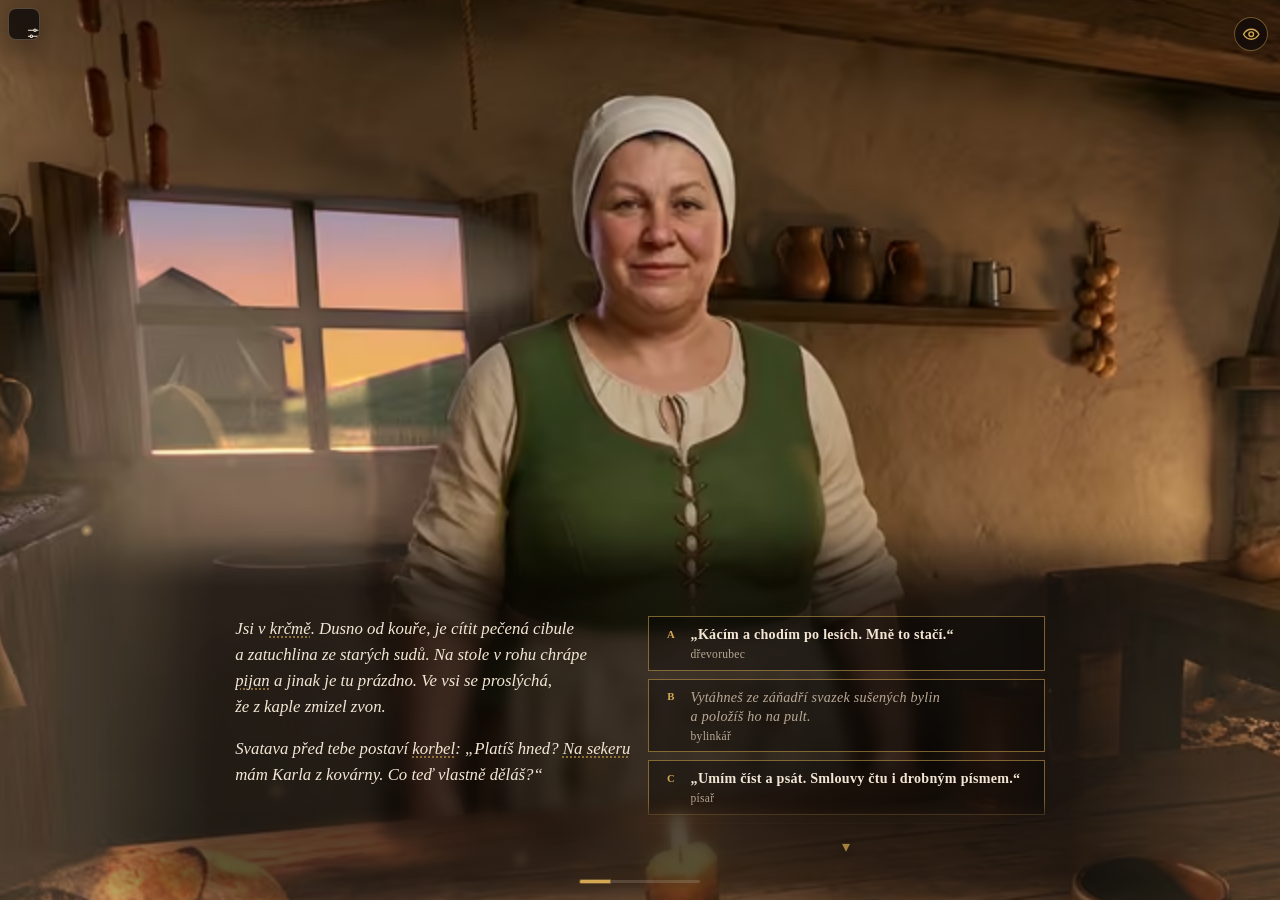
<file: 2d/index.html>
<!DOCTYPE html>
<html lang="cs">
<head>
  <meta charset="utf-8" />
  <!-- No viewport-fit=cover: with it iOS draws the page under the status bar and blurs it (gradient strip on the home-screen app). -->
  <meta name="viewport" content="width=device-width, initial-scale=1" />
  <meta name="theme-color" content="#0a0806" />
  <meta name="mobile-web-app-capable" content="yes" />
  <meta name="apple-mobile-web-app-capable" content="yes" />
  <!-- Dark page: opaque black bar, content starts below it. iOS reads this when the icon is added (re-add to change). -->
  <meta name="apple-mobile-web-app-status-bar-style" content="black" />
  <meta name="apple-mobile-web-app-title" content="Machala" />
  <link rel="manifest" href="manifest.webmanifest" />
  <link rel="icon" type="image/png" sizes="32x32" href="icons/favicon-32.png" />
  <link rel="icon" type="image/png" sizes="192x192" href="icons/icon-192.png" />
  <link rel="apple-touch-icon" href="icons/apple-touch-icon.png" />
  <title>Land of Machala · 2D</title>
  <script>
    /* Před CSS/paint: session + boot-pending/settling (final pose before fade-in after Cmd+R). */
    (function () {
      document.documentElement.classList.add("boot-pending");
      document.documentElement.classList.add("boot-settling");
      /* Floating boxes: no open/close transition until two frames after boot (persisted state lands static). */
      document.documentElement.classList.add("boxes-boot");
      try {
        var s = JSON.parse(sessionStorage.getItem("lom.storybook") || "null");
        if (s && s.peek) document.documentElement.classList.add("boot-peek");
        if (s && s.scenarioId) document.documentElement.classList.add("boot-storybook");
      } catch (e) {}
      /* Persisted open/closed before first paint (same key shape as uiPrefKey / ClientState.uiKey). */
      try {
        var acc = document.documentElement.getAttribute("data-account") || "";
        if (!acc) {
          var m = /(?:^|;\s*)lom_account=([^;]*)/.exec(document.cookie || "");
          if (m) acc = decodeURIComponent(m[1] || "");
        }
        if (!acc) acc = "anon";
        var pref = function (name) {
          try {
            var raw = localStorage.getItem("lom.ui." + acc + "." + name);
            if (raw === "1") return true;
            if (raw === "0") return false;
            if (!raw) return true;
            var j = JSON.parse(raw);
            return !!(j && (j.collapsed || j.minimized));
          } catch (err) {
            return true;
          }
        };
        if (!pref("lom.devBarCollapsed")) document.documentElement.classList.add("boot-box-dev-open");
        if (!pref("lom.statusBarCollapsed")) document.documentElement.classList.add("boot-box-status-open");
      } catch (e2) {}
    })();

  </script>
  <link rel="stylesheet" href="ui-tokens.css" />
  <link rel="stylesheet" href="ui-dropdown.css" />
  <link rel="stylesheet" href="tooltip.css" />
  <link rel="stylesheet" href="styles.css" />
</head>
<body>
  <!-- DEV - skrytá mimo file:/localhost, nebo ?dev=0; ?dev=1 / Ctrl+Shift+D ji ukáže -->
  <aside class="storybook-bar is-collapsed" id="dev-bar" data-dev-only hidden aria-label="Nastavení">
    <div class="dev-row dev-chrome box-head">
      <button type="button" class="dev-drag has-tip" id="dev-drag" aria-label="Otevřít nebo přesunout panel" aria-expanded="false" aria-controls="dev-detail-panel"><span class="dev-drag-ico" aria-hidden="true"><svg viewBox="0 0 24 24" width="1em" height="1em" fill="none" stroke="currentColor" stroke-width="1.8" stroke-linecap="round" focusable="false"><path d="M4 7h9M17 7h3M4 17h3M11 17h9"/><circle cx="15" cy="7" r="2"/><circle cx="9" cy="17" r="2"/></svg></span></button>
      <span class="dev-drag-slot" aria-hidden="true"></span>
      <span class="status-bar-title">Nastavení</span>
      <label class="dev-opacity has-tip" data-tip="Průhlednost panelu"><span class="sr-only">Průhlednost</span><input type="range" id="dev-opacity" min="0" max="100" value="100" /></label>
    </div>
    <div class="dev-scroll">
      <div id="dev-detail-panel" class="dev-detail" hidden>
        <!-- Preset row alone at top (not in a section). L1: Čas a počasí, Scéna, Pozice a obsazení, Objekty, Efekty, Vývojářské.
             Under Scéna: Místnost / Záběr rows, then L2 Kamera. Stav systému is its own box below. -->
        <div class="dev-cas-row dev-preset-row" id="dev-preset-row">
          <span class="dev-cas-lbl" id="dev-scenario-lbl">Předvolba</span>
          <div class="dev-field-ctl dev-main">
            <select id="dev-scenario" aria-label="Předvolba scény (nastaví přepínače)" aria-labelledby="dev-scenario-lbl"></select>
            <button type="button" class="dev-btn dev-reset reset-btn" id="dev-reset" aria-label="Obnovit podle presetu scény" title="Obnovit podle presetu scény">↺</button>
          </div>
        </div>
        <details class="dev-sec" data-sec="cas" open><summary class="box-subhead">Čas a počasí</summary>
          <details class="dev-sub" data-sub="cas" open><summary>Čas</summary>
            <div class="dev-cas-row dev-world-clock-row" id="dev-world-clock"></div>
            <div class="dev-knobs" data-knob-sec="cas"></div>
          </details>
          <details class="dev-sub" data-sub="pocasi" open><summary>Počasí</summary>
            <div class="dev-scene-compose" id="dev-weather"></div>
          </details>
        </details>
        <details class="dev-sec" data-sec="world" open><summary class="box-subhead">Scéna</summary>
          <div class="dev-knobs" data-knob-sec="world"></div>
          <details class="dev-sub" data-sub="kamera" open><summary>Kamera</summary>
            <div class="dev-scene-compose" id="dev-scene-camera"></div>
          </details>
        </details>
        <details class="dev-sec" data-sec="pozice" open><summary class="box-subhead">Pozice a obsazení</summary>
          <div class="dev-scene-compose" id="dev-scene-compose"></div>
        </details>
        <details class="dev-sec" data-sec="objekty" open><summary class="box-subhead">Objekty</summary>
          <div class="dev-world-objects" id="dev-world-objects" aria-live="polite"></div>
          <pre class="dev-world-out" id="dev-world-out" aria-live="polite"></pre>
        </details>
        <details class="dev-sec" data-sec="efekty" open><summary class="box-subhead">Efekty</summary>
          <div class="dev-scene-compose" id="dev-scene-effects"></div>
        </details>
        <details class="dev-sec" data-sec="debug"><summary class="box-subhead">Vývojářské</summary><div class="dev-row dev-toggles" id="dev-debug-toggles" role="group" aria-label="Vývojářské nástroje (dev)"></div></details>
      </div>
      <p id="dev-note" class="dev-note hidden"></p>
    </div>
  </aside>
  <!-- Stav systému: its own floating box next to the dev box (same chrome, handle, drag and saved position). DEV only, like the dev box. -->
  <aside class="storybook-bar status-bar is-collapsed" id="status-bar" data-dev-only hidden aria-label="Stav systému">
    <div class="dev-row dev-chrome box-head">
      <button type="button" class="dev-drag has-tip" id="status-drag" aria-label="Otevřít nebo přesunout panel Stav systému" aria-expanded="false" aria-controls="status-panel"><span class="dev-drag-ico" aria-hidden="true"><svg viewBox="0 0 24 24" width="1em" height="1em" fill="none" stroke="currentColor" stroke-width="1.8" stroke-linecap="round" stroke-linejoin="round" focusable="false"><path d="M2 12h4l2.5-6 4 12 2.5-6H22"/></svg></span></button>
      <span class="dev-drag-slot" aria-hidden="true"></span>
      <span class="status-bar-title">Stav systému</span>
      <label class="dev-opacity has-tip" data-tip="Průhlednost panelu"><span class="sr-only">Průhlednost</span><input type="range" id="status-opacity" min="0" max="100" value="100" /></label>
    </div>
    <div class="dev-scroll">
      <div id="status-panel" class="dev-detail">
        <div id="dev-status" class="dev-status"></div>
      </div>
    </div>
  </aside>
  <script>
    /* Apply persisted open state on the asides before first paint (html flags from head). */
    (function () {
      var root = document.documentElement;
      var dev = document.getElementById("dev-bar");
      var st = document.getElementById("status-bar");
      if (dev && root.classList.contains("boot-box-dev-open")) {
        dev.classList.remove("is-collapsed", "is-minimized");
      }
      if (st && root.classList.contains("boot-box-status-open")) {
        st.classList.remove("is-collapsed", "is-minimized");
      }
    })();
  </script>
  <!-- Admin switch (top-left, mirror of the eye); shown by app.js only in dev or for an admin session on the world server. Same corner and size as the 2D button in the admin. -->
  <a class="admin-switch has-tip" id="admin-switch" href="/" data-tip="Admin" aria-label="Admin" hidden><svg viewBox="0 0 24 24" aria-hidden="true"><path d="M4 8h13M13.5 4.5 17 8l-3.5 3.5"/><path d="M20 16H7M10.5 12.5 7 16l3.5 3.5"/></svg></a>

  <!-- PROLOG -->
  <main data-screen="origins" class="view-full landing-screen hidden">
    <div class="origins-stage">
      <div class="landing-bg" aria-hidden="true"></div>
      <!-- Stage-level: top-right of viewport (landscape = horizontal center). Outside melt for hits. -->
      <button type="button" class="btn-ghost peek-btn has-tip" data-act="prolog-peek" data-tip="Rozhlédnout se" title="Rozhlédnout se" aria-label="Rozhlédnout se" aria-pressed="false"><span aria-hidden="true"><svg viewBox="0 0 24 24" width="1.1em" height="1.1em" fill="none" stroke="currentColor" stroke-width="1.8" stroke-linecap="round" stroke-linejoin="round" focusable="false"><path d="M2 12s3.6-6.5 10-6.5S22 12 22 12s-3.6 6.5-10 6.5S2 12 2 12Z"/><circle cx="12" cy="12" r="3"/></svg></span></button>
      <!-- Whole-scene view only: the drag cue (grab cursor on the picture + this small icon). -->
      <p class="peek-drag-hint" role="img" aria-label="Posuň pohled" title="Posuň pohled"><svg viewBox="0 0 24 24" width="1em" height="1em" fill="none" stroke="currentColor" stroke-width="1.8" stroke-linecap="round" stroke-linejoin="round" aria-hidden="true" focusable="false"><path d="M12 3v18M3 12h18M9 6l3-3 3 3M9 18l3 3 3-3M6 9l-3 3 3 3M18 9l3 3-3 3"/></svg></p>
      <div class="landing-frame narrow prolog-frame">
        <section class="auth-card grow-card">
          <button type="button" class="origin-side-nav prev" data-act="origin-back" title="Zpět" aria-label="Zpět" hidden><span class="edge-chevron" aria-hidden="true">▾</span></button>
          <button type="button" class="origin-side-nav next" data-act="origin-fwd" title="Další" aria-label="Další" hidden><span class="edge-chevron" aria-hidden="true">▾</span></button>
          <div class="scroll-hint top origin-scroll-edge" aria-hidden="true"><span class="edge-chevron">▾</span></div>
          <div class="scroll-hint bottom origin-scroll-edge" aria-hidden="true"><span class="edge-chevron">▾</span></div>
          <div class="origin-progress" aria-hidden="true"></div>
          <div id="origins-box"></div>
        </section>
      </div>
      <!-- Toasts live in the stage so letterbox/pillarbox bars stay empty (dev bar stays on body). -->
      <div id="toast-host" class="toast-host in-stage" aria-live="polite"></div>
    </div>
  </main>

  <script src="js/data/characters.js"></script>
  <script src="js/data/kodex.js"></script>
  <script src="js/systems/clock.js"></script>
  <script src="js/systems/variants.js"></script>
  <script src="js/systems/weather.js"></script>
  <script src="js/systems/prolog-camera.js"></script>
  <script src="js/systems/particles.js"></script>
  <script src="js/systems/kodex.js"></script>
  <script src="js/ui/particles-view.js"></script>
  <script src="js/ui/scene-compose-display.js"></script>
  <script src="js/dev/scenarios.js"></script>
  <script src="ui-kit.js"></script>
  <script src="js/ui/dropdown.js"></script>
  <script src="tooltip.js"></script>
  <script src="js/ui/boot-hold.js"></script>
  <script src="js/ui/prolog-scene.js"></script>
  <script src="app.js"></script>
  <script src="js/ui/peek.js"></script>
  <script src="js/ui/devbar.js"></script>
  <script src="js/ui/storybook.js"></script>
  <script src="js/ui/world-demo.js"></script>
  <script src="js/ui/scene-compose-demo.js"></script>
  <script src="app-boot.js"></script>
  <script src="js/ui/pwa-register.js"></script>
  <script>if (window.Dropdown) Dropdown.auto(document);</script>
</body>
</html>
</file>
<file: 2d/ui-tokens.css>
/* Shared UI tokens for 2d and admin (admin loads this file from ../2d/).
   Values are copied from the :root blocks of 2d/styles.css and admin/admin.css; no new look lives here.
   Surfaces keep their own palette and use these names where they match. Load this before the surface stylesheet. */
:root {
  /* accent: 2d gold; admin's #d4a35a is treated as the same accent */
  --ui-accent: #d4a853;
  --ui-accent-weak: rgba(212, 168, 83, 0.15);
  --ui-accent-hover: #e8c57a;

  /* surfaces (2d values) */
  --ui-bg: #140e0c;
  --ui-fg: #f3e6d4;
  --ui-panel: rgba(18, 12, 10, 0.78);
  --ui-border: rgba(212, 168, 83, 0.55);
  --ui-radius: 4px;

  /* spacing (same scale as 2d/styles.css --space-1..5) */
  --ui-space-1: 0.25rem;
  --ui-space-2: 0.5rem;
  --ui-space-3: 0.75rem;
  --ui-space-4: 1rem;
  --ui-space-5: 1.5rem;

  /* status (ok: 2d --ok; warn and danger: admin --warn and --bad) */
  --ui-ok: #6a9e6a;
  --ui-warn: #c9a24a;
  --ui-danger: #c15a4a;

  /* Shared typography for tool surfaces (admin, 3d, 2d dev/status boxes). Player prose keeps Iowan via --ui-font-num. */
  --ui-font: "Avenir Next", "Segoe UI", system-ui, sans-serif;
  --ui-font-mono: ui-monospace, "SF Mono", Menlo, Consolas, monospace;
  /* Display/player stack (Iowan). Tool-surface numbers/logs use --ui-font-mono instead. */
  --ui-font-num: "Iowan Old Style", "Palatino Linotype", Palatino, Georgia, serif;

  /* Type scale (tool surfaces). Older --ui-fs-* names kept as aliases. */
  --ui-fs-card: 15px;
  --ui-fs-section: 12px;
  --ui-fs-label: 12px;
  --ui-fs-helper: 11.5px;
  --ui-fs-body: 13px;
  --ui-fs-chip: 0.75rem;
  /* Aliases for prior head/sub names */
  --ui-fs-head: var(--ui-fs-card);
  --ui-fs-sub: var(--ui-fs-section);

  --ui-fw-head: 600;
  --ui-fw-label: 500;
  --ui-fw-body: 400;
  --ui-fw-num: 600;
  --ui-head-tracking: 0.06em;
  --ui-card-lh: 1.3;

  /* Role colours (admin measured values): one token per role across tool surfaces. */
  --ui-color-title: rgb(224, 211, 188);
  --ui-color-section: rgb(143, 129, 110);
  --ui-color-label: rgb(143, 129, 110);
  --ui-color-helper: rgb(143, 129, 110);

  /* Compact form controls: one height/radius/size for admin + 2d/dev box + 3d bar. */
  --ui-control-h: 32px;
  --ui-control-radius: var(--ui-radius);
  --ui-control-fs: 13px;
  /* Alias kept for older rules (admin reset-btn, prior --ui-ctrl-h uses). */
  --ui-ctrl-h: var(--ui-control-h);

  /* Native select / .sel / .ctx-pick: admin character picker is the source of truth. */
  --ui-select-pad-inline-start: 0.65rem;
  --ui-select-pad-inline-end: 1.85rem;
  --ui-select-chevron-inset: 0.65rem;
  --ui-select-chevron-size: 12px 8px;
  --ui-select-padding: 0 var(--ui-select-pad-inline-end) 0 var(--ui-select-pad-inline-start);

  /* Compact filter badges (Žurnál / Uživatel chips): shorter than --ui-control-h (max 24px). */
  --ui-filter-chip-h: 22px;
  --ui-filter-chip-pad-x: 0.5rem;
  --ui-filter-chip-fs: var(--ui-fs-chip);

  /* Node map (admin AdminLib.MAP_VB + node radius; 3d sidebar reuses the same geometry). */
  --ui-map-vb-w: 420;
  --ui-map-vb-h: 320;
  --ui-map-aspect: 420 / 320;
  --ui-map-node-r: 18;
  --ui-map-node-hit: 26;

  /* Map place/character tooltips (admin .place-pin + 3d host .Map tips): compact card chrome.
     Icon buttons are 28px square (compact tip; not the 32px --ui-control-h). Same tokens in both hosts. */
  --ui-map-tip-btn: 28px;
  --ui-map-tip-icon: 14px;
  --ui-map-tip-pad: 0.75rem;
  --ui-map-tip-gap: 0.35rem;
  --ui-map-tip-label-w: 4.5em;
  --ui-map-tip-max-w: 220px;
  --ui-map-tip-max-h: 240px;
  --ui-map-tip-radius: var(--ui-radius);
}

@media (pointer: coarse) {
  :root {
    --ui-control-h: 40px;
  }
}
</file>
<file: 2d/ui-dropdown.css>
/*
 * Shared custom dropdown (2d / 3d / admin).
 * Visual source of truth: admin character picker (.ctx-pick + .ctx-pop).
 * Tokens from ui-tokens.css (--ui-select-*, --ui-control-h, colours).
 */

/* Native select stays in the DOM as the value source; the button is what you see. */
select.dd-src,
.dd-src {
  position: absolute !important;
  width: 1px !important;
  height: 1px !important;
  padding: 0 !important;
  margin: -1px !important;
  overflow: hidden !important;
  clip: rect(0, 0, 0, 0) !important;
  white-space: nowrap !important;
  border: 0 !important;
  opacity: 0 !important;
  pointer-events: none !important;
  appearance: none !important;
  -webkit-appearance: none !important;
  background: none !important;
}

.dd-wrap {
  display: inline-flex;
  position: relative;
  /* Floor stops flex/grid shrink-to-zero (width:100% inside indefinite parent). */
  min-width: 8rem;
  max-width: 100%;
  vertical-align: middle;
}

/* Fill the label / grid cell the same way native pane selects did. */
label > .dd-wrap,
.pane .dd-wrap,
.Card .dd-wrap,
.tool-panel .dd-wrap,
.tweak-row .dd-wrap {
  display: flex;
  width: 100%;
  min-width: 8rem;
  max-width: 100%;
}

.dd-wrap > .dd-btn {
  flex: 1 1 auto;
  min-width: 8rem;
  width: 100%;
}

/* Button: same 32px / padding / chevron as the admin character picker. */
.dd-btn,
button.dd-btn {
  appearance: none;
  -webkit-appearance: none;
  box-sizing: border-box;
  display: block;
  width: auto;
  min-width: 8rem;
  max-width: 100%;
  height: 32px;
  min-height: 32px;
  max-height: 32px;
  margin: 0;
  padding: var(--ui-select-padding, 0 1.85rem 0 0.65rem);
  font: inherit;
  font-family: var(--font-ui, var(--font, inherit));
  font-size: var(--ui-control-fs, 13px);
  font-weight: var(--fw-body, 400);
  line-height: 1.2;
  color: var(--ink, inherit);
  text-align: left;
  text-overflow: ellipsis;
  overflow: hidden;
  white-space: nowrap;
  cursor: pointer;
  border: 1px solid var(--line, #3a3128);
  border-radius: var(--ui-control-radius, var(--radius-sm, 6px));
  background-color: var(--panel, var(--bg, #211c17));
  background-image: url("data:image/svg+xml,%3Csvg xmlns='http://www.w3.org/2000/svg' width='12' height='8' viewBox='0 0 12 8'%3E%3Cpath d='M1.5 1.5 6 6l4.5-4.5' fill='none' stroke='%238f816e' stroke-width='1.8' stroke-linecap='round' stroke-linejoin='round'/%3E%3C/svg%3E");
  background-repeat: no-repeat;
  background-position: right var(--ui-select-chevron-inset, 0.65rem) center;
  background-size: var(--ui-select-chevron-size, 12px 8px);
}

.dd-btn:hover,
.dd-btn:focus-visible {
  border-color: var(--accent, #d4a853);
}

.dd-btn:focus {
  outline: none;
}

.dd-btn:focus-visible {
  outline: 2px solid var(--accent, #d4a853);
  outline-offset: -2px;
}

.dd-btn:disabled {
  opacity: 0.45;
  cursor: not-allowed;
}

/*
 * Body-level popup (escapes overflow:hidden / transform ancestors).
 * Overlay z-index scale (2d + shared chrome):
 *   scene chrome (peek) 40 · admin-switch 60 · floating boxes (.storybook-bar) 200 ·
 *   tooltips (.float-tip) 500 · dropdown popup (.dd-pop) 600 (top of overlay scale).
 */
.dd-pop,
.dd-pop.ctx-pop {
  position: fixed;
  /* Beat admin.css .ctx-pop { z-index: 40 } (same file may load later). */
  z-index: 600;
  box-sizing: border-box;
  display: flex;
  flex-direction: column;
  min-width: max(10rem, 160px);
  max-height: 70vh;
  padding: var(--space-2, 0.5rem);
  background: var(--elev, #1a1612);
  border: 1px solid var(--line, #3a3128);
  border-radius: var(--radius, 10px);
  box-shadow: 0 12px 32px rgba(0, 0, 0, 0.4);
  color: var(--ink, #f0e6d4);
  font-family: var(--font-ui, var(--font, inherit));
  font-size: var(--ui-control-fs, 13px);
}

.dd-pop[hidden] {
  display: none !important;
}

.dd-search {
  width: 100%;
  box-sizing: border-box;
  min-height: var(--touch, 44px);
  height: auto;
  max-height: none;
  margin: 0;
  padding: 0 0.65rem;
  font: inherit;
  color: inherit;
  background: var(--bg, #12100e);
  border: 1px solid var(--line, #3a3128);
  border-radius: var(--ui-control-radius, var(--radius-sm, 6px));
}

.dd-search:focus {
  outline: none;
  border-color: var(--accent, #d4a853);
}

.dd-list {
  min-height: 0;
  margin-top: var(--space-2, 0.5rem);
  overflow-y: auto;
  overscroll-behavior: contain;
}

.dd-pop > .dd-list:first-child {
  margin-top: 0;
}

.dd-group + .dd-group {
  margin-top: var(--space-1, 0.25rem);
  padding-top: var(--space-1, 0.25rem);
  border-top: 1px solid var(--line, #3a3128);
}

.dd-sec {
  padding: var(--space-2, 0.5rem) 0.65rem var(--space-1, 0.25rem);
  font-size: 0.72rem;
  color: var(--dim, #8f816e);
}

.dd-opt {
  display: flex;
  align-items: center;
  justify-content: space-between;
  gap: var(--space-2, 0.5rem);
  min-height: var(--touch, 44px);
  padding: 0 0.65rem;
  border-radius: var(--radius-ui, 3px);
  color: var(--ink, #f0e6d4);
  cursor: pointer;
}

.dd-opt.active {
  background: var(--accent-soft, rgba(212, 168, 83, 0.15));
}

.dd-opt[aria-selected="true"] {
  color: var(--accent, #d4a853);
  font-weight: 600;
}

.dd-opt.disabled,
.dd-opt[aria-disabled="true"] {
  opacity: 0.45;
  cursor: not-allowed;
}

.dd-name {
  min-width: 0;
  overflow: hidden;
  text-overflow: ellipsis;
  white-space: nowrap;
}

.dd-hint {
  flex: 0 0 auto;
  font-size: 0.75rem;
  color: var(--dim, #8f816e);
}

.dd-empty {
  padding: 12px 10px;
  color: var(--dim, #8f816e);
}

/* Phones: bottom sheet above the tab bar (same as admin context picker). */
@media (max-width: 600px) {
  .dd-pop.dd-sheet,
  .dd-pop.ctx-pop {
    left: 0 !important;
    right: 0;
    top: auto !important;
    bottom: calc(var(--nav-h, 56px) + env(safe-area-inset-bottom, 0px));
    width: auto !important;
    max-height: 70vh;
    border-radius: var(--radius-ui, 3px) var(--radius-ui, 3px) 0 0;
    box-shadow: 0 -8px 24px rgba(0, 0, 0, 0.35);
  }
}
</file>
<file: 2d/tooltip.css>
/* Shared tooltip styles (tooltip.js): loaded by 2D, Admin and the play page. Fallbacks keep it right where the page has no theme variables. */
.stat-icon .tip-bubble { display: none !important; }
.float-tip {
  position: fixed;
  z-index: 500;
  width: max-content;
  max-width: min(14rem, 70vw);
  max-height: min(40vh, 16rem);
  overflow-x: hidden;
  overflow-y: auto;
  -webkit-overflow-scrolling: touch;
  display: flex;
  flex-direction: row;
  align-items: center;
  gap: 0.35rem;
  padding: 6px 10px;
  border: 1px solid rgba(212, 168, 83, 0.4);
  background: rgba(26, 18, 16, 0.88);
  color: var(--fg, #f3e6d4);
  font-size: 0.75rem;
  line-height: 1.35;
  white-space: normal;
  overflow-wrap: anywhere;
  text-wrap: pretty;
  pointer-events: none;
  box-shadow: 0 4px 12px rgba(0,0,0,0.4);
  backdrop-filter: blur(3px);
  border-radius: var(--radius-ui, 3px);
  /* Hidden until .show: opacity+translate (never display:none flip – that blocked fade and left orphans). */
  opacity: 0;
  visibility: hidden;
  transform: translate(-50%, calc(-100% + 4px));
  transition:
    opacity 160ms ease-in,
    transform 160ms ease-in,
    visibility 0s linear 160ms;
}
.float-tip.show {
  opacity: 1;
  visibility: visible;
  transform: translate(-50%, -100%);
  transition:
    opacity 160ms ease-out,
    transform 160ms ease-out,
    visibility 0s linear 0s;
}
.float-tip.below {
  transform: translate(-50%, calc(0.35rem - 4px));
}
.float-tip.below.show {
  transform: translate(-50%, 0.35rem);
}
abbr.kodex {
  position: relative;
  text-decoration: underline dotted;
  text-decoration-color: rgba(212, 168, 83, 0.7);
  text-underline-offset: 0.2em;
  cursor: help;
}
/* One layout everywhere: icon left, text right (never stacked in one tip and inline in another). */
.float-tip .tip-bits {
  display: flex;
  flex-direction: row;
  flex-wrap: wrap;
  gap: var(--space-1, 0.25rem);
  align-items: center;
  min-width: 0;
}
.float-tip .tip-bit {
  display: inline-flex;
  flex-direction: row;
  align-items: center;
  gap: 0.35rem;
  padding: 0.12rem 0.35rem;
  border: 1px solid rgba(185, 168, 148, 0.28);
  background: rgba(0, 0, 0, 0.35);
  border-radius: 2px;
  max-width: 100%;
  min-width: 0;
}
.float-tip .tip-bit > .tip-ico + .tip-txt,
.float-tip .tip-bit > .tip-txt {
  min-width: 0;
}
.float-tip .tip-ico {
  display: inline-grid;
  place-items: center;
  width: 1.15rem;
  height: 1.15rem;
  flex-shrink: 0;
  border: 1px solid rgba(185, 168, 148, 0.25);
  background: rgba(0, 0, 0, 0.4);
  font-size: 0.75rem;
  line-height: 1;
}
.has-tip {
  cursor: help;
}
@media (prefers-reduced-motion: reduce) {
  .float-tip,
  .float-tip.show {
    transition: none;
  }
}

/* Shared corner resize (mountCornerResize in tooltip.js): 2d floating boxes + admin map tips. */
.float-resize,
[data-float-resize] {
  position: absolute;
  right: 0;
  bottom: 0;
  width: 10px;
  height: 10px;
  z-index: 6;
  cursor: nwse-resize;
  touch-action: none;
  background: linear-gradient(135deg, transparent 55%, rgba(185, 168, 148, 0.85) 55%);
  border-radius: 0 0 7px 0;
  pointer-events: auto;
}
.is-resizing {
  user-select: none;
}
</file>
<file: 2d/styles.css>
/* --- soft reset: box model + list; heading/odstavce mají vlastní rytmus níž --- */
*, *::before, *::after { box-sizing: border-box; }
html { -webkit-text-size-adjust: 100%; }
body { margin: 0; }
ul, ol { margin: 0; padding: 0; list-style: none; }
button, input, select, textarea { font: inherit; color: inherit; margin: 0; }
img, svg { display: block; max-width: 100%; }
:focus-visible { outline: 2px solid var(--accent); outline-offset: 2px; }

/* scrollbary - tenké, bez systémové bílé desky */
* {
  scrollbar-width: thin;
  scrollbar-color: rgba(185, 168, 148, 0.4) transparent;
}
*::-webkit-scrollbar {
  width: 5px;
  height: 5px;
}
*::-webkit-scrollbar-track {
  background: transparent;
}
*::-webkit-scrollbar-thumb {
  background: rgba(185, 168, 148, 0.35);
  border-radius: 999px;
}
*::-webkit-scrollbar-thumb:hover {
  background: rgba(212, 168, 83, 0.5);
}
*::-webkit-scrollbar-corner {
  background: transparent;
}

:root {
  --bg: #140e0c;
  --fg: #f3e6d4;
  /* shared small radius for UI chrome (tooltips and similar) */
  --radius-ui: 3px;
  /* jedna sklenice pro prolog/status – měň jen tady */
  --panel: rgba(18, 12, 10, 0.78);
  --panel-blur: 8px;
  --panel-solid: #1a1210; /* sticky / překryvy nad scrollem */
  --line: rgba(212, 168, 83, 0.55);
  --accent: var(--ui-accent);
  --accent-text: #1a1210;
  --muted: #b9a894;
  --log: rgba(42, 34, 28, 0.94);
  --forest: rgba(36, 48, 40, 0.94);
  --safe-t: env(safe-area-inset-top, 0px);
  --safe-r: env(safe-area-inset-right, 0px);
  --safe-b: env(safe-area-inset-bottom, 0px);
  --safe-l: env(safe-area-inset-left, 0px);
  /* Visual viewport (JS sync); fallback = layout. Avoids mobile URL-bar crop. */
  --vvw: 100vw;
  --vvh: 100dvh;
  --vv-top: 0px;
  --vv-left: 0px;
  /* Full visual viewport; chrome pads with --safe-* (PWA notch / home indicator). */
  --shell-h: var(--vvh);
  /* Shared scene bezel (letterbox bars, theme-color). Without viewport-fit=cover the --safe-* insets are 0 on iOS. */
  --scene-void: #0a0806;
  --scene-fade-ms: 420ms;
  /* Shared with SCENE_FADE_EASE in app.js – peek melt/stage/letterbox/bg together. */
  --scene-fade-ease: cubic-bezier(0.22, 1, 0.36, 1);
  --dev-pad: 0px;
  --hp: #c45c4a;
  --mp: #5a8fc8;
  --ok: #6a9e6a;
  --font-display: var(--ui-font-num);
  /* Game prose keeps the display stack; chrome/dev heads use --ui-font via shared head rules. */
  --font-ui: var(--ui-font-num);
  --head-tracking: var(--ui-head-tracking);
  --radius: 4px;
  /* spacing palette - jen tyto; žadné ad-hoc rem u margin/padding/gap */
  --space-1: 0.25rem;
  --space-2: 0.5rem;
  --space-3: 0.75rem;
  --space-4: 1rem;
  --space-5: 1.5rem;
  --gap: var(--space-3);   /* default uvnitř komponent */
  --stack: var(--space-4); /* mezi většími bloky */
  --content-max: 72rem; /* ~1150px - herní shell */
  --game-min: 20rem; /* 320px - nejmenší podporovaný telefon */
  --shell-w: min(100%, 38rem); /* šířka akčního docku */
  --col-w: min(100%, calc(var(--shell-w) + 2rem)); /* společná šířka boxů + logu + docku */
  --footer-h: calc(3.4rem + var(--safe-b));
}

/* Rytmus = parent gap. Nuluj i user-agent / zbytečné offsety. */
h1, h2, h3, h4, p, ul, ol, li, blockquote, figure, dl, dt, dd, pre {
  margin: 0;
}
h1, h2, h3, h4 { font-weight: 600; line-height: 1.25; }
p, li { line-height: 1.45; }
.clip {
  overflow: hidden;
  text-overflow: ellipsis;
  white-space: nowrap;
}

html, body {
  height: 100%;
  height: var(--vvh);
  font-family: var(--font-ui);
  /* Match theme-color / letterbox – avoid a cut band outside the shell. */
  background: var(--scene-void);
  color: var(--fg);
  overflow: hidden;
  min-width: var(--game-min);
}

/* plovoucí box: chrome sticky; šířka stejná i při minimalizaci */
.storybook-bar {
  --dev-opacity: 0.8;
  /* height of the box header row (.box-head) */
  --box-head-h: 2rem;
  /* sticky chain (see "Sticky headers" below). The scroll area (.dev-scroll) starts right under .box-head, so its
     scrollport top is the reference: level 1 sticks at 0, level 2 sits under the level-1 row (--sub-h tall, fixed). */
  --sub-h: 1.5rem;
  --stick-1: 0px;
  --stick-2: calc(var(--stick-1) + var(--sub-h));
  position: fixed;
  top: calc(0.5rem + var(--safe-t));
  left: calc(0.5rem + var(--safe-l));
  right: auto;
  /* Above scene melt / bake fades – drag handle always reachable. */
  z-index: 200;
  isolation: isolate;
  display: flex;
  flex-direction: column;
  flex-wrap: nowrap;
  align-items: stretch;
  gap: 0;
  width: min(22rem, calc(100vw - 1rem - var(--safe-l) - var(--safe-r)));
  min-width: 2rem;
  /* max-width jen viewport – ne 2rem při collapse (to by X sevřelo hned a width transition by nic nedělala) */
  max-width: calc(100vw - 1rem - var(--safe-l) - var(--safe-r));
  max-height: calc(100dvh - 1rem - var(--safe-t) - var(--safe-b));
  padding: 0;
  box-sizing: border-box;
  border: 1px solid rgba(185, 168, 148, 0.35);
  border-radius: 8px;
  /* pozadí + obsah (kromě drag) řídí --dev-opacity; handle zůstane vždy vidět.
     Bez backdrop-filter: na mobilu WebKit zrcadlí výřez scény do 2×2 dlaždic. */
  background: rgba(13, 9, 8, var(--dev-opacity));
  backdrop-filter: none;
  -webkit-backdrop-filter: none;
  /* Tool UI: Avenir stack; player prose keeps --font-ui / Iowan outside this box. */
  font-family: var(--ui-font);
  font-size: var(--ui-fs-body, 13px);
  color: var(--ui-color-label, var(--muted));
  overflow: hidden;
  box-shadow: 0 8px 28px rgba(0, 0, 0, calc(0.45 * var(--dev-opacity)));
  /* height:auto + max-height – open/close. Width is not transitioned here: animating
     width from the 2rem handle through mid sizes reflows content tall-then-wide (status box "shot down").
     Collapsed rules below re-enable width transition only while closing to the handle. */
  height: auto;
  transition:
    max-height 0.34s cubic-bezier(0.22, 1, 0.36, 1),
    border-radius 0.28s ease,
    box-shadow 0.28s ease;
}
/* Refresh: persisted open/closed lands with no width/max-height animation (html.boxes-boot until two rAFs). */
html.boxes-boot .storybook-bar,
html.boxes-boot .storybook-bar .dev-body,
html.boxes-boot .storybook-bar .dev-scroll,
html.boxes-boot .storybook-bar .dev-chrome,
html.boxes-boot .storybook-bar .dev-chrome > :not(.dev-drag) {
  transition: none !important;
}
.storybook-bar.is-dragging,
.storybook-bar.is-resizing { cursor: grabbing; transition: none; }
.storybook-bar.is-resizing { cursor: nwse-resize; }
/* Shared corner resize (tooltip.js mountCornerResize): hidden while collapsed to the handle square. */
.storybook-bar.is-collapsed > .float-resize,
.storybook-bar.is-minimized > .float-resize,
.storybook-bar.is-collapsed > [data-float-resize],
.storybook-bar.is-minimized > [data-float-resize] { display: none; }
/* sbaleno = jen čtverec; width animates only while collapsing (open snaps to full width first). */
.storybook-bar.is-collapsed,
.storybook-bar.is-minimized {
  width: 2rem;
  min-width: 2rem;
  min-height: 2rem;
  max-height: 2rem;
  border-radius: 8px;
  padding: 0;
  transition:
    width 0.34s cubic-bezier(0.22, 1, 0.36, 1),
    max-height 0.34s cubic-bezier(0.22, 1, 0.36, 1),
    border-radius 0.28s ease,
    box-shadow 0.28s ease;
}
/* Inset frame around the scrollport: bar border > .dev-body (pad) > .dev-scroll. */
.storybook-bar .dev-body {
  --dev-body-pad: 0.5rem;
  flex: 1 1 auto;
  min-height: 0;
  display: flex;
  flex-direction: column;
  box-sizing: border-box;
  padding: var(--dev-body-pad);
  position: relative;
  transition:
    opacity 0.28s ease,
    max-height 0.34s cubic-bezier(0.22, 1, 0.36, 1),
    padding 0.28s ease;
}
.storybook-bar .dev-scroll {
  transition:
    opacity 0.28s ease,
    max-height 0.34s cubic-bezier(0.22, 1, 0.36, 1),
    padding 0.28s ease,
    --fade-t 0.28s ease,
    --fade-b 0.28s ease;
  max-height: min(70vh, 36rem);
  opacity: 1;
}
.storybook-bar.is-collapsed .dev-body,
.storybook-bar.is-minimized .dev-body {
  padding: 0 !important;
  max-height: 0 !important;
  opacity: 0;
  overflow: hidden !important;
  pointer-events: none;
}
.storybook-bar.is-collapsed .dev-scroll,
.storybook-bar.is-minimized .dev-scroll {
  display: block !important;
  max-height: 0 !important;
  opacity: 0;
  padding-top: 0 !important;
  padding-bottom: 0 !important;
  overflow: hidden !important;
  pointer-events: none;
}
.storybook-bar.is-collapsed .dev-chrome,
.storybook-bar.is-minimized .dev-chrome {
  padding: 0;
  margin: 0;
  border-bottom: none;
  width: 100%;
  /* bar has a 1px border: inner square = 2rem - 2px, so the grip button stays square */
  min-height: calc(2rem - 2px);
  height: calc(2rem - 2px);
  display: grid;
  place-items: center;
  background: transparent;
  backdrop-filter: none;
  -webkit-backdrop-filter: none;
  transition: padding 0.28s ease, border-color 0.28s ease;
}
/* Ne display:none – ven z flow + fade, ať sbalení nejede hardcut */
.storybook-bar .dev-chrome > :not(.dev-drag) {
  transition: opacity 0.22s ease;
}
.storybook-bar.is-collapsed .dev-chrome > :not(.dev-drag),
.storybook-bar.is-minimized .dev-chrome > :not(.dev-drag) {
  position: absolute;
  width: 1px;
  height: 1px;
  padding: 0;
  margin: -1px;
  overflow: hidden;
  clip: rect(0, 0, 0, 0);
  white-space: nowrap;
  border: 0;
  opacity: 0;
  pointer-events: none;
}
.storybook-bar.is-collapsed .dev-chrome > .dev-drag,
.storybook-bar.is-minimized .dev-chrome > .dev-drag {
  width: calc(2rem - 2px);
  height: calc(2rem - 2px);
  min-width: 0;
  min-height: 0;
  border: none;
  border-radius: 7px;
  background: transparent;
  color: var(--fg);
}
.storybook-bar .dev-chrome {
  --dev-chrome-h: var(--box-head-h);
  position: sticky;
  top: 0;
  /* Above scroll-fade overlays on .dev-scroll (z-index 1). */
  z-index: 5;
  flex-shrink: 0;
  flex-wrap: nowrap;
  align-items: center;
  gap: 0.3rem;
  /* No top/left inset: the fixed handle sits on the box corner, the row starts right under the border. */
  padding: 0 0.45rem 0 0;
  /* Opaque chrome: scroll content must never read through the box header. */
  background: var(--panel-solid);
  border-bottom: 1px solid rgba(185, 168, 148, 0.22);
  backdrop-filter: none;
  -webkit-backdrop-filter: none;
  min-height: var(--dev-chrome-h);
}
/*
 * Sticky headers, one pattern for both floating boxes (dev box, Stav systému). .box-head = the box header (the handle row,
 * outside the scroll area, always on top). Section summaries are sticky rows inside .dev-scroll: level 1 (.box-subhead on
 * a section summary, and the status sections) sticks at --stick-1; level 2 (details.dev-sub > summary) sticks at
 * --stick-2, directly under its parent row. Rows are --sub-h tall, so the offsets are exact. A later row at the same
 * level paints over an earlier one (DOM order); level 1 is above level 2. Backgrounds follow --dev-opacity. The box clips
 * everything with its border-radius (overflow: hidden), so a row never paints square corners outside the box.
 * The intro text of Stav systému is a plain .box-subhead <div> in app markup; it is not a summary, so it scrolls normally.
 */
.storybook-bar .box-head { position: sticky; top: 0; z-index: 5; }
.storybook-bar summary.box-subhead,
.storybook-bar .dev-sys-sec > summary {
  position: sticky;
  top: var(--stick-1);
  z-index: 4;
  height: var(--sub-h);
  min-height: var(--sub-h);
  max-height: var(--sub-h);
  box-sizing: border-box;
  margin: 0;
  padding: 0 0.35rem;
  display: flex;
  align-items: center;
  font-family: var(--ui-font);
  font-size: var(--ui-fs-section, 12px);
  font-weight: var(--ui-fw-head, 600);
  letter-spacing: var(--ui-head-tracking, 0.06em);
  text-transform: uppercase;
  line-height: 1.3;
  color: var(--ui-color-section, var(--muted));
  overflow: hidden;
  /* Solid, not --dev-opacity: a leaving level-2 must not show through this row. */
  background: var(--panel-solid);
  scroll-margin-top: 0;
}
/* Stav systému: sizes to its content; the list scrolls inside the box (the box max-height keeps it in the viewport). */
.storybook-bar.status-bar .dev-scroll { max-height: calc(100dvh - 3rem); }
.storybook-bar .status-bar-title {
  flex: 1 1 auto;
  min-width: 0;
  padding: 0 0.3rem;
  overflow: hidden;
  white-space: nowrap;
  text-overflow: ellipsis;
  font-family: var(--ui-font);
  font-size: var(--ui-fs-card, 15px);
  font-weight: var(--ui-fw-head, 600);
  letter-spacing: var(--ui-head-tracking, 0.06em);
  /* Box titles stay uppercase; field / row labels elsewhere use sentence case. */
  text-transform: uppercase;
  line-height: var(--ui-card-lh, 1.3);
  color: var(--ui-color-title, var(--fg));
}
/* One optical row: drag stays chrome-tall; select / ↺ share --ui-control-h with in-body controls. */
.storybook-bar .dev-chrome > .dev-btn:not(.dev-reset),
.storybook-bar .dev-chrome > .dev-drag {
  box-sizing: border-box;
  height: var(--dev-chrome-h);
  min-height: var(--dev-chrome-h);
  margin: 0;
}
.storybook-bar .dev-chrome > .dev-btn {
  display: inline-flex;
  align-items: center;
  justify-content: center;
  padding: 0 0.55rem;
  line-height: 1;
  font-size: var(--ui-control-fs);
}
.storybook-bar .dev-chrome > .dev-btn.dev-reset {
  align-self: center;
  flex: 0 0 auto;
}
/* Inset focus ring: bar overflow:hidden would clip the global outline-offset:2px. */
.storybook-bar .dev-chrome > .dev-btn.dev-reset:focus-visible {
  outline-offset: -2px;
}
.storybook-bar .dev-chrome > .dev-main {
  display: inline-flex;
  align-items: center;
  align-self: center;
  height: var(--dev-chrome-h);
}
.storybook-bar .dev-chrome > .dev-main select {
  display: block;
  box-sizing: border-box;
  height: var(--ui-control-h);
  min-height: var(--ui-control-h);
  max-height: var(--ui-control-h);
  margin: 0;
  padding: 0 0.5rem;
  line-height: normal;
  font-family: var(--ui-font);
  font-size: var(--ui-control-fs);
  border-radius: var(--ui-control-radius);
}
.storybook-bar .dev-chrome > .dev-opacity {
  display: inline-flex;
  align-items: center;
  align-self: center;
  height: var(--dev-chrome-h);
  margin: 0;
}
.storybook-bar .dev-scroll {
  flex: 1 1 auto;
  min-height: 0;
  overflow-x: hidden;
  overflow-y: auto;
  -webkit-overflow-scrolling: touch;
  /* Body supplies the inset from the box border; keep bottom pad so the last line clears the scroll edge (>= 8px). */
  padding: 0 0 0.625rem;
  display: flex;
  flex-direction: column;
  gap: 0.35rem;
  box-sizing: border-box;
  /* Anchors / focus land below the stacked sticky rows (L1 + L2). */
  scroll-padding-top: calc(var(--stick-2) + var(--sub-h) + 0.5rem);
  scroll-padding-bottom: 0.5rem;
  /* max-height / opacity / transition: viz pravidla výš (collapse) */
}
.storybook-bar .dev-scroll > :first-child {
  /* First section starts at the scrollport top; sticky chain still pins at top: 0. */
  margin-top: 0;
}
.storybook-bar .dev-scroll > :last-child {
  margin-bottom: 0;
}
/* Section / subsection bodies: never park under the sticky stack at rest. */
.storybook-bar details.dev-sec[open] > :not(summary),
.storybook-bar details.dev-sub[open] > :not(summary) {
  scroll-margin-top: calc(var(--stick-2) + var(--sub-h) + 0.5rem);
}
/* Spacer under the fixed handle: keeps the row's first real control where the handle was. */
.storybook-bar .dev-drag-slot {
  flex: 0 0 var(--dev-chrome-h, var(--box-head-h));
  width: var(--dev-chrome-h, var(--box-head-h));
  height: var(--dev-chrome-h, var(--box-head-h));
}
.storybook-bar.is-collapsed .dev-chrome > .dev-drag-slot,
.storybook-bar.is-minimized .dev-chrome > .dev-drag-slot { display: none; }
/* drag handle = vždy čtverec; position:fixed: box je kotvený k handle (JS placeBar), ne naopak – sbalení handle nehýbe */
.storybook-bar .dev-drag {
  position: fixed;
  z-index: 3;
  box-sizing: border-box;
  flex: 0 0 auto;
  align-self: center; /* never stretch to the row: stays a true square */
  width: var(--dev-chrome-h, var(--box-head-h));
  height: var(--dev-chrome-h, var(--box-head-h));
  min-width: var(--dev-chrome-h, var(--box-head-h));
  min-height: var(--dev-chrome-h, var(--box-head-h));
  display: inline-flex;
  align-items: center;
  justify-content: center;
  cursor: grab;
  touch-action: none; /* touch drag must not turn into page scroll / pointercancel */
  -webkit-user-select: none;
  user-select: none;
  border: 1px solid rgba(185, 168, 148, 0.45);
  border-radius: 6px;
  background: rgba(13, 9, 8, 0.92);
  color: var(--fg);
  padding: 0;
  margin: 0;
  font-size: 0.9rem;
  line-height: 1;
  aspect-ratio: 1;
}
.storybook-bar .dev-drag .dev-drag-ico {
  display: flex;
  align-items: center;
  justify-content: center;
  width: 1em;
  height: 1em;
  line-height: 1;
}
.storybook-bar .dev-drag .dev-drag-ico svg,
.peek-btn > span svg { display: block; }
.storybook-bar .dev-drag:active,
.storybook-bar.is-dragging .dev-drag { cursor: grabbing; }
.storybook-bar .dev-opacity {
  display: inline-flex;
  align-items: center;
  margin: 0;
  min-width: 3.5rem;
  cursor: pointer;
}
.storybook-bar .dev-opacity input[type="range"] {
  width: 3.5rem;
  margin: 0;
  padding: 0;
  cursor: pointer;
  accent-color: var(--accent);
}
.storybook-bar .dev-main { flex: 1 1 auto; min-width: 0; }
.storybook-bar .dev-main select { flex: 1 1 auto; min-width: 0; max-width: none; cursor: pointer; }
.storybook-bar .dev-btn {
  flex-shrink: 0;
  display: inline-flex;
  align-items: center;
  justify-content: center;
  padding: 0.3rem 0.45rem;
  white-space: nowrap;
  cursor: pointer;
  line-height: 1;
  box-sizing: border-box;
}
/* Shared compact controls inside the floating boxes (not player prolog / not the drag handle).
   Token height + zero vertical pad so glyphs are not clipped; chevron keeps padding-right via the global select rule. */
.storybook-bar select,
.storybook-bar button:not(.dev-drag),
.storybook-bar .dev-btn,
.storybook-bar .dev-knob select,
.storybook-bar .dev-main select,
.storybook-bar .dev-scene-compose select,
.storybook-bar .dev-obj-state select,
.storybook-bar input:not([type="checkbox"]):not([type="range"]):not([type="hidden"]) {
  box-sizing: border-box;
  height: var(--ui-control-h);
  min-height: var(--ui-control-h);
  max-height: var(--ui-control-h);
  min-width: 0;
  max-width: 100%;
  padding: 0 0.5rem;
  font-family: var(--ui-font);
  font-size: var(--ui-control-fs);
  font-weight: var(--ui-fw-body, 400);
  letter-spacing: normal;
  text-transform: none;
  color: var(--fg);
  border-radius: var(--ui-control-radius);
  line-height: 1.2;
  overflow: hidden;
}
.storybook-bar input[type="checkbox"] {
  width: 16px;
  height: 16px;
  min-width: 16px;
  min-height: 16px;
  margin: 0;
  accent-color: var(--ui-accent, var(--accent));
  border-radius: calc(var(--ui-control-radius) * 0.5);
  vertical-align: middle;
  flex: 0 0 auto;
}
.storybook-bar label,
.storybook-bar .dev-chk {
  font-family: var(--ui-font);
  font-size: var(--ui-fs-label, 12px);
  font-weight: var(--ui-fw-label, 500);
  color: var(--ui-color-label, var(--muted));
  letter-spacing: normal;
  text-transform: none;
  align-items: center;
}
.storybook-bar input[type="range"] {
  height: var(--ui-control-h);
  accent-color: var(--ui-accent, var(--accent));
}
/* The one reset button (↺): same --ui-control-h as the chrome select. */
.storybook-bar .dev-btn.dev-reset {
  --dev-reset-size: var(--ui-control-h);
  padding: 0;
  width: var(--dev-reset-size);
  min-width: var(--dev-reset-size);
  height: var(--dev-reset-size);
  min-height: var(--dev-reset-size);
  max-height: var(--dev-reset-size);
  font-size: var(--ui-control-fs);
  line-height: 1;
  transform: none;
  border-radius: var(--ui-control-radius);
}
/* One reset only (#dev-reset next to Předvolba): hide section / object-card ↺ in the scroll body. */
.storybook-bar .dev-scroll .dev-reset:not(#dev-reset),
.storybook-bar .dev-scroll .reset-btn:not(#dev-reset) {
  display: none !important;
}
.storybook-bar button,
.storybook-bar select,
.storybook-bar summary,
.storybook-bar label,
.storybook-bar input[type="range"],
.storybook-bar input[type="checkbox"],
.storybook-bar .dev-chk {
  cursor: pointer;
}
.storybook-bar .dev-drag { cursor: grab; }
.storybook-bar .dev-drag:active,
.storybook-bar.is-dragging .dev-drag { cursor: grabbing; }
/* veřejná ukázka: jen drag (toggle) / průhlednost + Místo (+ slider); hide preset / chrome reset */
.storybook-bar.is-public-demo .dev-main,
.storybook-bar.is-public-demo .dev-preset-row,
.storybook-bar.is-public-demo #dev-reset { display: none !important; }
.storybook-bar.is-public-demo .dev-chrome { border-bottom: none; }
.storybook-bar.is-public-demo:not(.is-collapsed):not(.is-minimized) .dev-chrome {
  border-bottom: 1px solid rgba(185, 168, 148, 0.22);
}
.storybook-bar.is-public-demo .dev-sec[data-sec="boj"],
.storybook-bar.is-public-demo .dev-sec[data-sec="debug"],
.storybook-bar.is-public-demo .dev-sec[data-sec="svet"],
.storybook-bar.is-public-demo .dev-sec[data-sec="pozice"],
.storybook-bar.is-public-demo .dev-sec[data-sec="objekty"],
.storybook-bar.is-public-demo .dev-sec[data-sec="efekty"],
.storybook-bar.is-public-demo .dev-sub[data-sub="efekty"],
.storybook-bar.is-public-demo .dev-sub[data-sub="kamera"] { display: none !important; }
.storybook-bar.is-public-demo .dev-sec[data-sec="cas"] > summary,
.storybook-bar.is-public-demo .dev-sec[data-sec="world"] > summary { display: none; }
.storybook-bar.is-public-demo .dev-sec[data-sec="cas"],
.storybook-bar.is-public-demo .dev-sec[data-sec="world"] { border: none; padding: 0; }
.storybook-bar.is-public-demo #dev-world-clock,
.storybook-bar.is-public-demo #dev-world-objects,
.storybook-bar.is-public-demo #dev-world-out { display: none !important; }
body:not(.has-dev) .storybook-bar,
.storybook-bar[hidden] { display: none !important; }
.dev-row { display: flex; flex-wrap: wrap; gap: 0.3rem 0.6rem; align-items: center; }
/* Shared labelled-row grid for the whole dev box: fixed label column + 1fr control column.
   Shrink the label column when the floating box is narrow so control text is not clipped. */
.storybook-bar {
  --dev-label-col: 7.5rem;
  container-type: inline-size;
  container-name: lom-devbar;
}
@container lom-devbar (max-width: 260px) {
  .storybook-bar,
  .dev-detail,
  .dev-scroll,
  .dev-cas-pocasi,
  .dev-knobs,
  .dev-scene-compose,
  .dev-world-objects,
  .dev-preset-row,
  .dev-cas-row,
  .dev-scene-slot,
  .dev-knob,
  .dev-scene-row {
    --dev-label-col: 4.25rem;
  }
}
.dev-knob {
  display: inline-flex;
  flex-direction: column;
  gap: 0.1rem;
  font-family: var(--ui-font);
  font-size: var(--ui-fs-label, 12px);
  font-weight: var(--ui-fw-label, 500);
  color: var(--ui-color-label, var(--muted));
}
.dev-knob select, .dev-main select, .dev-field-ctl select {
  font-family: var(--ui-font);
  font-size: var(--ui-control-fs);
  padding: 0 0.5rem;
  line-height: normal;
  background: rgba(0,0,0,0.4);
  color: var(--fg);
  border: 1px solid var(--line);
}
.dev-main, .dev-field-ctl {
  display: flex;
  flex-direction: row;
  align-items: center;
  gap: 0.35rem;
  min-width: 0;
  width: 100%;
  font-family: var(--ui-font);
  font-size: var(--ui-fs-label, 12px);
  font-weight: var(--ui-fw-label, 500);
  color: var(--ui-color-label, var(--muted));
}
.dev-row.dev-knobs,
.dev-scene-compose .dev-scene-row {
  align-items: center;
}
/* Scéna / Čas knobs: one column of labelled rows on the shared grid. */
.storybook-bar .dev-knobs[data-knob-sec="world"],
.storybook-bar .dev-knobs[data-knob-sec="cas"] {
  display: flex;
  flex-direction: column;
  align-items: stretch;
  gap: 0.35rem;
  width: 100%;
  margin: 0.35rem 0 0;
  text-align: left;
}
.storybook-bar .dev-knobs > .dev-cas-row.dev-knob,
.storybook-bar .dev-knobs > .dev-knob {
  display: grid;
  grid-template-columns: var(--dev-label-col) minmax(0, 1fr);
  align-items: center;
  column-gap: 0.6rem;
  width: 100%;
  margin: 0;
  font-family: var(--ui-font);
  font-size: var(--ui-fs-label, 12px);
  font-weight: var(--ui-fw-label, 500);
  color: var(--ui-color-label, var(--muted));
  text-transform: none;
  letter-spacing: 0;
  text-align: left;
}
.storybook-bar .dev-knobs .dev-field-ctl {
  min-width: 0;
  width: 100%;
  max-width: 100%;
  overflow: hidden;
}
.storybook-bar .dev-knobs select {
  width: 100%;
  min-width: 0;
  max-width: 100%;
  box-sizing: border-box;
}
/* Preset: standalone top row (not inside a section), same label|control grid as body rows. */
.storybook-bar .dev-preset-row {
  display: grid;
  grid-template-columns: var(--dev-label-col) minmax(0, 1fr);
  align-items: center;
  column-gap: 0.6rem;
  width: 100%;
  margin: 0.2rem 0 0.35rem;
  padding: 0 0.35rem;
  box-sizing: border-box;
}
.storybook-bar .dev-preset-row .dev-main,
.storybook-bar .dev-preset-row .dev-field-ctl {
  min-width: 0;
  width: 100%;
  max-width: 100%;
  height: var(--ui-control-h);
  min-height: var(--ui-control-h);
  max-height: var(--ui-control-h);
}
.storybook-bar .dev-preset-row .dev-main select,
.storybook-bar .dev-preset-row .dev-field-ctl select {
  flex: 1 1 auto;
  width: auto;
  min-width: 0;
  max-width: none;
  height: var(--ui-control-h);
  min-height: var(--ui-control-h);
  max-height: var(--ui-control-h);
}
.storybook-bar .dev-preset-row #dev-reset {
  flex: 0 0 var(--ui-control-h);
  width: var(--ui-control-h);
  min-width: var(--ui-control-h);
  height: var(--ui-control-h);
  min-height: var(--ui-control-h);
  max-height: var(--ui-control-h);
  display: inline-flex;
  align-items: center;
  justify-content: center;
}
.dev-row .dev-btn,
.dev-obj-acts .dev-btn {
  display: inline-flex;
  align-items: center;
  justify-content: center;
  min-height: var(--ui-control-h);
  max-height: var(--ui-control-h);
  height: var(--ui-control-h);
  padding: 0 0.5rem;
  line-height: normal;
  box-sizing: border-box;
  border-radius: var(--ui-control-radius);
  font-family: var(--ui-font);
  font-size: var(--ui-control-fs);
}
.dev-knob select {
  min-height: var(--ui-control-h);
  height: var(--ui-control-h);
  max-height: var(--ui-control-h);
  box-sizing: border-box;
  border-radius: var(--ui-control-radius);
  font-family: var(--ui-font);
  font-size: var(--ui-control-fs);
  padding: 0 0.5rem;
  line-height: normal;
}
.dev-chk { display: inline-flex; gap: 0.25rem; align-items: center; white-space: nowrap; cursor: help; }
/* Ladení: long labels → stack, wrap. */
.dev-toggles {
  flex-direction: column;
  align-items: stretch;
  gap: 0.35rem;
}
.dev-toggles .dev-chk {
  white-space: normal;
  line-height: 1.25;
}
.dev-detail { display: flex; flex-direction: column; gap: 0.25rem; padding: 0 0 0.15rem; box-sizing: border-box; }
.dev-sec { padding: 0 0 0.2rem; box-sizing: border-box; }
.dev-sec > summary {
  display: flex;
  align-items: center;
  gap: 0.4rem;
  cursor: pointer;
  font-family: var(--ui-font);
  font-size: var(--ui-fs-section, 12px);
  font-weight: var(--ui-fw-head, 600);
  text-transform: uppercase;
  letter-spacing: var(--ui-head-tracking, 0.06em);
  color: var(--ui-color-section, var(--fg));
  list-style: none;
  padding: 0.2rem 0.1rem;
  line-height: 1.3;
}
.dev-sec > summary::-webkit-details-marker { display: none; }
.dev-sec[open] > summary { margin-bottom: 0.25rem; }
/* chevron: stejná výška řádku jako text (align-items:center, bez margin-top) */
.dev-sec > summary::before {
  content: "";
  box-sizing: border-box;
  width: 0.4rem;
  height: 0.4rem;
  border-right: 1.5px solid currentColor;
  border-bottom: 1.5px solid currentColor;
  /* viditelný šev „>“ leží v půlce čtverce: posun o půl diagonály ho vystředí k textu */
  transform: translate(-0.14rem, 0) rotate(-45deg);
  transform-origin: 50% 50%;
  transition: transform 0.15s;
  flex-shrink: 0;
  margin: 0;
}
.dev-sec[open] > summary::before { transform: translate(0, -0.14rem) rotate(45deg); }
.dev-note { margin: 0; color: var(--ui-color-helper, var(--muted)); font-size: var(--ui-fs-helper, 11.5px); font-weight: var(--ui-fw-body, 400); font-family: var(--ui-font); }
.dev-world-out {
  margin: 0.35rem 0 0;
  padding: 0.35rem 0.45rem;
  max-height: 6rem;
  overflow: auto;
  font: 0.65rem/1.35 ui-monospace, monospace;
  color: var(--muted);
  background: rgba(0, 0, 0, 0.25);
  border: 1px solid var(--line);
  white-space: pre-wrap;
  width: 100%;
  box-sizing: border-box;
}
/* Flat "Čas a počasí": one section header, then Čas / Počasí rows (no nested details). */
.storybook-bar .dev-cas-pocasi {
  display: flex;
  flex-direction: column;
  align-items: stretch;
  gap: 0.45rem;
  margin-top: 0.35rem;
  width: 100%;
}
.storybook-bar .dev-cas-pocasi > .dev-knobs[data-knob-sec="cas"] {
  display: flex;
  flex-direction: column;
  gap: 0.35rem;
  margin: 0;
}
.storybook-bar .dev-cas-row {
  display: grid;
  grid-template-columns: var(--dev-label-col) minmax(0, 1fr);
  align-items: center;
  column-gap: 0.6rem;
  row-gap: 0.15rem;
  width: 100%;
  margin: 0;
  text-align: left;
}
.storybook-bar .dev-cas-lbl,
.storybook-bar .dev-cas-row.dev-knob,
.storybook-bar .dev-knobs .dev-cas-lbl {
  font-family: var(--ui-font);
  font-size: var(--ui-fs-label, 12px);
  font-weight: var(--ui-fw-label, 500);
  color: var(--ui-color-label, var(--muted));
  text-transform: none;
  letter-spacing: 0;
  text-align: left;
  justify-self: stretch;
  min-width: 0;
  width: 100%;
  box-sizing: border-box;
}
.storybook-bar .dev-cas-row > .sel,
.storybook-bar .dev-cas-row > select,
.storybook-bar .dev-cas-row select.sel,
.storybook-bar .dev-cas-pocasi #dev-scene-weather,
.storybook-bar .dev-cas-row > .dev-field-ctl,
.storybook-bar .dev-cas-row > .dev-main {
  min-width: 0;
  width: 100%;
  max-width: 100%;
  box-sizing: border-box;
  overflow: hidden;
}
.storybook-bar .dev-field-ctl > select,
.storybook-bar .dev-main > select,
.storybook-bar .dev-scene-slot-ctl > select {
  display: block;
  width: 100%;
  min-width: 0;
  max-width: 100%;
  box-sizing: border-box;
}
.storybook-bar .dev-cas-row > .dev-cas-lbl {
  grid-column: 1;
}
.storybook-bar .dev-cas-row > .sel,
.storybook-bar .dev-cas-row > select,
.storybook-bar .dev-cas-row > .dev-field-ctl,
.storybook-bar .dev-cas-row > .dev-main {
  grid-column: 2;
}
/* Čas: label column + (slider + right-aligned value) in the control column. */
.storybook-bar .dev-world-clock-row {
  display: grid;
  grid-template-columns: var(--dev-label-col) minmax(0, 1fr);
  align-items: center;
  column-gap: 0.6rem;
  width: 100%;
  /* Clear sticky Čas a počasí section header. */
  scroll-margin-top: calc(var(--stick-1, 0px) + var(--sub-h, 24px) + 0.5rem);
  margin-top: 0.15rem;
  padding-top: 0.15rem;
}
/* Keep subsection bodies clear of sticky L2 rows at the same level. */
.storybook-bar details.dev-sub[open] > summary {
  margin-bottom: 0.4rem;
}
.storybook-bar .dev-world-clock-row .dev-field-ctl {
  display: grid;
  grid-template-columns: minmax(0, 1fr) max-content;
  align-items: center;
  column-gap: 0.35rem;
  min-width: 0;
  width: 100%;
  overflow: visible;
  height: var(--ui-control-h);
}
.storybook-bar .dev-world-clock-row input[type="range"],
.storybook-bar .dev-world-hour-knob input[type="range"] {
  grid-column: 1;
  width: 100%;
  min-width: 0;
  max-width: none;
  height: var(--ui-control-h);
  margin: 0;
  accent-color: var(--ui-accent, var(--accent));
  vertical-align: middle;
  box-sizing: border-box;
}
.storybook-bar .dev-world-hour-label {
  /* Value sits in the control column (right cell); must not clip (scrollWidth <= clientWidth). */
  grid-column: 2;
  position: static;
  transform: none;
  width: max-content;
  min-width: 0;
  max-width: none;
  height: var(--ui-control-h);
  min-height: var(--ui-control-h);
  max-height: var(--ui-control-h);
  box-sizing: border-box;
  padding: 0;
  display: inline-flex;
  align-items: center;
  justify-content: flex-end;
  text-align: right;
  white-space: nowrap;
  overflow: visible;
  font-family: var(--ui-font);
  font-size: var(--ui-fs-label, 12px);
  line-height: normal;
  font-variant-numeric: tabular-nums;
  color: var(--fg);
  background: none;
  pointer-events: none;
}
/* Fallback before normalizeDevHourRow runs (column knob from world-demo). */
.storybook-bar .dev-world-hour-knob {
  display: grid;
  grid-template-columns: var(--dev-label-col) minmax(0, 1fr);
  align-items: center;
  column-gap: 0.6rem;
  width: 100%;
  font-family: var(--ui-font);
  font-size: var(--ui-fs-label, 12px);
  font-weight: var(--ui-fw-label, 500);
  color: var(--ui-color-label, var(--muted));
  text-align: left;
}
.dev-world-objects {
  display: flex;
  flex-direction: column;
  gap: 0.45rem;
  width: 100%;
  margin-top: 0.35rem;
}
.dev-obj {
  display: flex;
  flex-direction: column;
  gap: 0.25rem;
  padding: 0.4rem 0.45rem;
  border: 1px solid rgba(185, 168, 148, 0.28);
  border-radius: 6px;
  background: rgba(0, 0, 0, 0.22);
  width: 100%;
  box-sizing: border-box;
}
.dev-obj-head {
  display: flex;
  flex-wrap: wrap;
  align-items: center;
  justify-content: space-between;
  gap: 0.35rem;
}
.dev-obj-name {
  font-size: 0.72rem;
  color: var(--fg);
  font-weight: 600;
}
.dev-obj-state {
  display: inline-flex;
  align-items: center;
  gap: 0.3rem;
  font-size: 0.6rem;
  color: var(--muted);
  text-transform: none;
  letter-spacing: 0;
}
.dev-obj-state select {
  font-family: var(--ui-font);
  font-size: var(--ui-control-fs);
  padding: 0 0.5rem;
  line-height: normal;
  min-height: var(--ui-control-h);
  height: var(--ui-control-h);
  max-height: var(--ui-control-h);
  box-sizing: border-box;
  border-radius: var(--ui-control-radius);
  background: rgba(0, 0, 0, 0.4);
  color: var(--fg);
  border: 1px solid var(--line);
  max-width: 8rem;
}
.dev-obj-prog {
  display: flex;
  align-items: center;
  gap: 0.4rem;
}
.dev-obj-bar {
  flex: 1 1 auto;
  height: 0.35rem;
  border-radius: 99px;
  background: rgba(185, 168, 148, 0.2);
  overflow: hidden;
}
.dev-obj-bar > i {
  display: block;
  height: 100%;
  background: var(--accent);
  border-radius: inherit;
}
.dev-obj-prog-label {
  font-size: 0.6rem;
  color: var(--muted);
  white-space: nowrap;
}
.dev-obj-acts {
  display: flex;
  flex-wrap: wrap;
  gap: 0.25rem;
}
.dev-status { margin: 0; }
.dev-status ul.dev-sys-list,
.dev-status ul { margin: 0.3rem 0 0; padding: 0; list-style: none; display: grid; gap: 0.35rem; }
/* úzký floating panel: jméno+pct nahoře, pruh, poznámka – ne tři pevné sloupce */
.dev-status li {
  display: grid;
  grid-template-columns: minmax(0, 1fr) auto;
  grid-template-areas:
    "name pct"
    "bar bar"
    "note note";
  gap: 0.12rem 0.45rem;
  align-items: baseline;
  padding: 0.15rem 0;
  border-bottom: 1px solid rgba(185, 168, 148, 0.12);
}
.dev-status li:last-child { border-bottom: none; }
.dev-sys-name { grid-area: name; font-weight: 600; color: var(--fg); min-width: 0; overflow-wrap: anywhere; }
.dev-sys-pct { grid-area: pct; font-variant-numeric: tabular-nums; color: var(--muted); white-space: nowrap; }
.dev-status .dev-bar { grid-area: bar; display: block; height: 0.35rem; background: rgba(255,255,255,0.1); border-radius: 2px; overflow: hidden; }
.dev-bar b { display: block; height: 100%; background: #8fbf6a; }
.dev-sys-note, .dev-status em { grid-area: note; opacity: 0.7; font-style: normal; font-size: 0.92em; line-height: 1.3; }
.dev-total, .dev-legend { margin: 0.2rem 0; }
.sys-funguje { color: #8fbf6a; font-weight: 600; }
.sys-maketa { color: #d49a4a; font-weight: 600; }
.sys-chybí { color: #c0604a; font-weight: 600; }
.dev-btn.active {
  border-color: var(--accent);
  color: var(--accent);
}

/* --- Button system (znovupoužitelné typy) --- */
button,
.btn {
  font: inherit;
  padding: 0.55rem 0.75rem;
  border: 1px solid var(--line);
  background: rgba(0,0,0,0.3);
  color: var(--fg);
  cursor: pointer;
  text-align: center;
  transition:
    border-color var(--hover-ms, 0.28s) ease,
    background var(--hover-ms, 0.28s) ease,
    color var(--hover-ms, 0.28s) ease;
}
@media (hover: hover) {
  button:hover:not(:disabled):not(.locked):not(.stat-icon):not(.origin-side-nav),
  .btn:hover:not(:disabled):not(.locked):not(.stat-icon) {
    border-color: var(--accent);
    background: rgba(212, 168, 83, 0.14);
  }
  .btn-primary:hover:not(:disabled) {
    background: var(--ui-accent-hover);
    color: #1a1210;
  }
  .btn-primary:hover:not(:disabled) strong,
  .btn-primary:hover:not(:disabled) .hl,
  .btn-primary:hover:not(:disabled) .btn-hint {
    color: #1a1210;
  }
  /* stat ikony - tip ano, „klikací“ fill ne */
  .stat-icon:hover {
    border-color: rgba(212, 168, 83, 0.35);
    background: rgba(0, 0, 0, 0.3);
  }
}
button.primary,
.btn-primary {
  background: var(--accent);
  color: var(--accent-text);
  border-color: var(--accent);
  font-weight: 600;
}
button.primary.wide,
.btn-primary.wide { width: 100%; }button.back {
  border-color: rgba(212, 168, 83, 0.85);
  color: var(--accent);
  font-weight: 600;
  background: rgba(212, 168, 83, 0.08);
}.btn-ghost {
  background: transparent;
  border-color: rgba(212, 168, 83, 0.45);
  color: var(--accent);
}
/* krátká věta pod názvem - dock / volby */
.btn-action {
  display: flex;
  flex-direction: column;
  align-items: flex-start;
  gap: 0.15rem;
  text-align: left;
  padding: 0.45rem 0.65rem;
  max-width: 11.5rem;
}
.btn-action strong {
  font-size: 0.88rem;
  font-weight: 600;
  line-height: 1.35;
  text-wrap: pretty;
  overflow-wrap: anywhere;
  hyphens: auto;
  -webkit-hyphens: auto;
}
.btn-action .btn-hint {
  font-size: 0.72rem;
  color: var(--muted);
  line-height: 1.25;
  font-weight: 400;
}
.btn-action.btn-primary .btn-hint { color: rgba(26, 18, 16, 0.72); }
.btn-action.here {
  border-color: var(--accent);
  background: var(--ui-accent-weak);
}
.hidden { display: none !important; }

.view-full {
  /*
   * Edge-to-edge visual viewport (PWA / notch / home indicator).
   * Interactive chrome pads with --safe-*; bake and letterbox fill the void.
   */
  position: fixed;
  top: var(--vv-top);
  left: var(--vv-left);
  width: var(--vvw);
  height: var(--vvh);
  right: auto;
  bottom: auto;
  display: flex;
  flex-direction: column;
  overflow: hidden;
}
body.has-dev .view-full {
  /* Same shell – floating bar overlays; do not shrink the stage. */
  --shell-h: var(--vvh);
}

/* Prolog stage (class names landing-* kept from the removed landing) */
.landing-screen {
  overflow: auto;
  display: flex;
  flex-direction: column;
}
.landing-bg {
  position: absolute;
  inset: 0;
  z-index: 0;
  background-color: #3a2818;
  background-image:
    linear-gradient(90deg, rgba(18,10,6,0.55), rgba(18,10,6,0.22) 42%, rgba(18,10,6,0.5));
  background-size: cover;
  background-position: center;
}
/* Částice prologu (js/ui/particles-view.js): canvas uvnitř bake, pod melt vrstvami (::after z-index 2) */
.landing-bg > .bg-particles {
  position: absolute;
  inset: 0;
  width: 100%;
  height: 100%;
  z-index: 1;
  pointer-events: none;
}
/* Dev scene compositor (js/ui/scene-view.js): stacked layers under particles */
.landing-bg > .scene-compose {
  position: absolute;
  inset: 0;
  z-index: 0;
  pointer-events: none;
  overflow: hidden;
  transform-origin: center center;
}
.landing-bg > .scene-compose > .scene-compose-stage {
  position: absolute;
  overflow: hidden;
}
/* Unsized stage (before scene-view layoutStage): no layer paints, so none can show a stretched 100% 100% box. */
.landing-bg > .scene-compose > .scene-compose-stage:not(.is-sized) {
  visibility: hidden;
}
.landing-bg > .scene-compose.is-breathing {
  will-change: transform;
  animation: scene-compose-breath var(--scene-breath-period, 10s) ease-in-out infinite;
}
@keyframes scene-compose-breath {
  0%,
  100% {
    transform: translate(0, 0) scale(1);
  }
  50% {
    transform: translate(var(--scene-breath-x, 0px), var(--scene-breath-y, 0px))
      scale(var(--scene-breath-zoom, 1));
  }
}
@media (prefers-reduced-motion: reduce) {
  .landing-bg > .scene-compose.is-breathing {
    animation: none;
  }
}
/* Dev: short outline around an object whose state changed (SceneView.highlight). */
.landing-bg > .scene-compose .scene-highlight {
  position: absolute;
  z-index: 30;
  box-sizing: border-box;
  border: 2px solid var(--accent, #e8c060);
  border-radius: 4px;
  box-shadow: 0 0 0 1px rgba(0, 0, 0, 0.55), 0 0 12px rgba(232, 192, 96, 0.45);
  pointer-events: none;
  animation: scene-highlight var(--scene-highlight-ms, 1400ms) ease-out forwards;
}
@keyframes scene-highlight {
  0% { opacity: 0; }
  12% { opacity: 1; }
  70% { opacity: 1; }
  100% { opacity: 0; }
}
@media (prefers-reduced-motion: reduce) {
  .landing-bg > .scene-compose .scene-highlight { animation: none; }
}
.landing-bg > .scene-compose .scene-layer {
  position: absolute;
  background-size: 100% 100%;
  background-position: center;
  background-repeat: no-repeat;
  /* Prefer high-quality resampling when the browser downscales a hi-res plate/cutout. */
  image-rendering: auto;
  image-rendering: high-quality;
  /* Layers cross-fade in and out (scene-view.js sets opacity); 0 ms under prefers-reduced-motion. */
  transition: opacity var(--scene-fade-ms, 420ms) var(--scene-fade-ease, ease);
}
/* GL painter (parallax): one canvas covers the stage; the DOM layers above are the still fallback. */
.landing-bg > .scene-compose .scene-gl {
  display: block;
  width: 100%;
  height: 100%;
  /* Backing store is sized to CSS × dpr; keep browser resampling high-quality if sizes drift. */
  image-rendering: auto;
  image-rendering: high-quality;
}
/* Overscan (scene-view.js) scales the stage; the particles follow so flames stay on their candle. */
.landing-bg.has-scene-compose > .bg-particles {
  transform: scale(var(--scene-overscan, 1));
}
/* Bake stays as fallback under the plate layer (no wipe on toggle). */
.landing-bg.has-scene-compose {
  background-color: #140e0c;
}
/* Čas a počasí, Scéna: collapsible subsections; open state per browser (localStorage).
   No side indent: labelled rows share one left edge with the rest of the panel. Nesting = L2 sticky + chevron. */
.storybook-bar details.dev-sub {
  margin: 0.25rem 0 0;
  padding: 0.1rem 0 0.15rem;
  border-left: none;
}
.storybook-bar details.dev-sub > summary {
  cursor: pointer;
  list-style: none;
  font-family: var(--ui-font);
  font-size: var(--ui-fs-section, 12px);
  /* L2: normal case + semibold; only L1 section headers use uppercase. */
  font-weight: 600;
  text-transform: none;
  letter-spacing: normal;
  color: var(--ui-color-section, var(--muted));
  /* level 2 sticky row: park under level 1 (--stick-2); never share level-1's top slot */
  position: sticky;
  top: var(--stick-2);
  z-index: 3;
  height: var(--sub-h);
  min-height: var(--sub-h);
  max-height: var(--sub-h);
  box-sizing: border-box;
  display: flex;
  align-items: center;
  gap: 0.35rem;
  line-height: normal;
  overflow: hidden;
  margin: 0;
  /* Same horizontal inset as level-1 .box-subhead */
  padding: 0 0.35rem;
  background: var(--panel-solid);
  text-align: left;
}
.storybook-bar details.dev-sub > summary::-webkit-details-marker { display: none; }
.storybook-bar details.dev-sub > summary::before {
  content: "";
  box-sizing: border-box;
  width: 0.4rem;
  height: 0.4rem;
  border-right: 1.5px solid currentColor;
  border-bottom: 1.5px solid currentColor;
  transform: translate(-0.14rem, 0) rotate(-45deg);
  transform-origin: 50% 50%;
  transition: transform 0.15s;
  flex-shrink: 0;
  margin: 0;
}
.storybook-bar details.dev-sub[open] > summary::before {
  transform: translate(0, -0.14rem) rotate(45deg);
}
/* Column of sub-blocks, everything left aligned. (It used to carry .dev-row too, whose align-items:center centred
   every child of the column: that was the centred "Efekty" block.) */
.dev-scene-compose {
  display: flex;
  flex-direction: column;
  align-items: stretch;
  text-align: left;
  gap: 0.5rem;
  width: 100%;
  margin-top: 0.35rem;
  padding-top: 0.35rem;
  border-top: 1px solid color-mix(in srgb, var(--muted) 35%, transparent);
}
.dev-scene-compose:empty { display: none; }
.storybook-bar [hidden] { display: none !important; }
.storybook-bar details.dev-sub[data-sub="efekty"] > .dev-scene-compose,
.storybook-bar details.dev-sub[data-sub="kamera"] > .dev-scene-compose,
.storybook-bar details.dev-sec[data-sec="pozice"] > .dev-scene-compose,
.storybook-bar details.dev-sec[data-sec="efekty"] > .dev-scene-compose,
.storybook-bar .dev-cas-pocasi > .dev-scene-compose {
  border-top: none;
  margin-top: 0;
  padding-top: 0;
}
/* Section body inset matches L1/L2 header text (0.35rem) so control columns share one x. */
.storybook-bar details.dev-sec > .dev-cas-pocasi,
.storybook-bar details.dev-sec > .dev-knobs,
.storybook-bar details.dev-sec > .dev-scene-compose,
.storybook-bar details.dev-sec > .dev-world-objects,
.storybook-bar details.dev-sec > .dev-world-out,
.storybook-bar details.dev-sec > .dev-row.dev-toggles,
.storybook-bar details.dev-sub > .dev-scene-compose {
  padding-left: 0.35rem;
  padding-right: 0.35rem;
  box-sizing: border-box;
}
.dev-scene-note { margin: 0; font-size: var(--ui-fs-helper, 11.5px); font-weight: var(--ui-fw-body, 400); font-family: var(--ui-font); color: var(--ui-color-helper, var(--muted)); }
.dev-scene-warn { font-size: 0.6rem; color: #d9a066; white-space: nowrap; }
/* Positions: one labelled row per slot on the shared grid (title | cast select). */
.dev-scene-slots { display: flex; flex-direction: column; gap: 0.3rem; width: 100%; }
.dev-scene-compose .dev-scene-slot {
  display: grid;
  grid-template-columns: var(--dev-label-col) minmax(0, 1fr);
  align-items: center;
  column-gap: 0.6rem;
  width: 100%;
}
.dev-scene-compose .dev-scene-slot-show {
  grid-column: 1;
  min-width: 0;
  width: 100%;
  font-family: var(--ui-font);
  font-size: var(--ui-fs-label, 12px);
  font-weight: var(--ui-fw-label, 500);
  color: var(--ui-color-label, var(--fg));
  text-transform: none;
  letter-spacing: 0;
  text-align: left;
}
.dev-scene-slot-ctl {
  grid-column: 2;
  display: flex;
  align-items: center;
  gap: 0.3rem;
  min-width: 0;
  width: 100%;
}
.dev-scene-compose .dev-scene-slot-ctl select,
.dev-scene-compose #dev-scene-shot {
  font-family: var(--ui-font);
  font-size: var(--ui-control-fs);
  padding: 0 0.5rem;
  line-height: normal;
  min-height: var(--ui-control-h);
  height: var(--ui-control-h);
  max-height: var(--ui-control-h);
  box-sizing: border-box;
  border-radius: var(--ui-control-radius);
  background: rgba(0, 0, 0, 0.4);
  color: var(--fg);
  border: 1px solid var(--line);
  width: 0;
  min-width: 100%;
  max-width: 100%;
}
.dev-scene-compose #dev-scene-shot {
  width: 0;
  min-width: 100%;
  max-width: 100%;
  box-sizing: border-box;
}
/* Effect block: header = open/close, on switch, reset; details below, left aligned. */
.dev-fx { display: flex; flex-direction: column; gap: 0.35rem; }
.dev-fx-head { display: flex; align-items: center; gap: 0.5rem; }
.dev-fx-toggle {
  display: inline-flex;
  align-items: center;
  gap: 0.35rem;
  padding: 0 0.5rem;
  background: none;
  border: none;
  color: var(--fg);
  font-family: var(--ui-font);
  font-size: var(--ui-control-fs);
  line-height: normal;
  cursor: pointer;
  margin-right: auto;
}
.dev-fx-toggle::before {
  content: "";
  width: 0.35rem;
  height: 0.35rem;
  border-right: 1.5px solid currentColor;
  border-bottom: 1.5px solid currentColor;
  transform: translate(-0.1rem, 0) rotate(-45deg);
  transition: transform 0.15s;
}
.dev-fx-toggle[aria-expanded="true"]::before { transform: translate(0, -0.1rem) rotate(45deg); }
.dev-fx-on {
  font-family: var(--ui-font);
  font-size: var(--ui-fs-label, 12px);
  font-weight: var(--ui-fw-label, 500);
  color: var(--ui-color-label, var(--muted));
  text-transform: none;
  letter-spacing: 0;
  display: inline-flex;
  align-items: center;
  gap: 0.3rem;
  min-height: var(--ui-control-h);
  height: var(--ui-control-h);
}
.dev-fx-body { display: flex; flex-direction: column; align-items: stretch; gap: 0.35rem; padding-left: 0; }
/* Checkbox rows: control column is a 32px-tall centered track. */
.storybook-bar .dev-chk,
.storybook-bar .dev-toggles .dev-chk,
.storybook-bar .dev-scene-slot-show {
  min-height: var(--ui-control-h);
  height: var(--ui-control-h);
  display: inline-flex;
  align-items: center;
  gap: 0.3rem;
  font-family: var(--ui-font);
  font-size: var(--ui-fs-label, 12px);
  font-weight: var(--ui-fw-label, 500);
  color: var(--ui-color-label, var(--muted));
  box-sizing: border-box;
}
.dev-fx-body[hidden] { display: none; }
.dev-obj-head--controls { justify-content: flex-start; }
.dev-scene-compose .dev-scene-row {
  display: grid;
  grid-template-columns: var(--dev-label-col) minmax(0, 1fr);
  align-items: center;
  column-gap: 0.6rem;
  width: 100%;
}
.dev-scene-compose .dev-scene-row > .dev-cas-lbl {
  grid-column: 1;
  min-width: 0;
  width: 100%;
  box-sizing: border-box;
  font-family: var(--ui-font);
  font-size: var(--ui-fs-label, 12px);
  font-weight: var(--ui-fw-label, 500);
  color: var(--ui-color-label, var(--muted));
  text-transform: none;
  letter-spacing: 0;
  text-align: left;
}
.dev-scene-compose .dev-scene-row > select,
.dev-scene-compose .dev-scene-row > .dev-field-ctl {
  grid-column: 2;
  width: 0;
  min-width: 100%;
  max-width: 100%;
  box-sizing: border-box;
}
.dev-scene-compose .dev-scene-row label {
  display: inline-flex;
  align-items: center;
  gap: 0.3rem;
  min-height: var(--ui-control-h);
  margin: 0;
  line-height: 1.2;
}
.dev-scene-compose .dev-scene-row .dev-knob {
  align-self: center;
}
.dev-scene-compose label {
  display: inline-flex;
  align-items: center;
  gap: 0.3rem;
  font-family: var(--ui-font);
  font-size: var(--ui-fs-label, 12px);
  font-weight: var(--ui-fw-label, 500);
  color: var(--ui-color-label, var(--muted));
  min-width: 0;
}
.dev-scene-compose .dev-knob {
  display: grid;
  grid-template-columns: var(--dev-label-col) minmax(0, 1fr);
  align-items: center;
  column-gap: 0.6rem;
  width: 100%;
}
.dev-scene-compose .dev-knob select {
  width: 0;
  min-width: 100%;
  max-width: 100%;
  box-sizing: border-box;
}
/* Duplicate in-body titles (Kamera / Pozice / Objekty) – parent summary is the only header. */
#dev-scene-camera .dev-scene-head,
#dev-scene-compose .dev-scene-head,
.dev-world-objects > .dev-scene-label {
  display: none !important;
}
/* In-body section labels (not L1 sticky headers): sentence case, not uppercase. */
.dev-scene-compose .dev-scene-label {
  margin: 0;
  font-family: var(--ui-font);
  font-size: var(--ui-fs-section, 12px);
  font-weight: var(--ui-fw-head, 600);
  letter-spacing: 0;
  text-transform: none;
  color: var(--ui-color-section, var(--muted));
  text-align: left;
}
.dev-scene-compose .dev-knob.dev-range {
  display: grid;
  grid-template-columns: var(--dev-label-col) minmax(0, 1fr);
  align-items: center;
  column-gap: 0.6rem;
  width: 100%;
  position: relative;
}
.dev-scene-compose .dev-knob.dev-range > input[type="range"] {
  grid-column: 2;
  width: 100%;
  min-width: 0;
  box-sizing: border-box;
}
.dev-scene-compose .dev-knob.dev-range > output {
  position: absolute;
  right: 0;
  top: 50%;
  transform: translateY(-50%);
  height: var(--ui-control-h);
  min-width: 3.2rem;
  display: inline-flex;
  align-items: center;
  justify-content: flex-end;
  text-align: right;
  font: 0.65rem ui-monospace, monospace;
  padding-left: 0.35rem;
  background: linear-gradient(90deg, transparent, var(--panel-solid) 35%);
  pointer-events: none;
}
.dev-scene-compose .dev-scene-row input[type="range"] {
  width: 100%;
  min-width: 0;
}
/* Fixed two-line readout: its text can change with the plate, the box below keeps its place (no jump). */
.dev-scene-readout {
  margin: 0;
  min-height: 2.7em;
  max-height: 2.7em;
  overflow: hidden;
  display: -webkit-box;
  -webkit-line-clamp: 2;
  -webkit-box-orient: vertical;
  font: 0.65rem/1.35 ui-monospace, monospace;
  color: var(--muted);
  opacity: 0.9;
}
/* Dev section heading with its ↺ (label left, reset right). */
.dev-scene-head {
  display: flex;
  align-items: center;
  justify-content: space-between;
  gap: 0.4rem;
}
.dev-scene-head > .dev-scene-label { margin: 0; }
/* Dev: scene objects that take actions (interactive) outlined in the scene, Ohraničení UI only. */
.landing-bg > .scene-compose .scene-hotspot {
  position: absolute;
  z-index: 31;
  box-sizing: border-box;
  /* same outline as the DOM outlines of Ohraničení UI (html.debug-hitboxes … button.dev-btn) */
  outline: 1px dashed rgba(255, 170, 90, 0.9);
  pointer-events: none;
}
/* Scene objects list (dev): state + picture source per object */
.dev-scene-objects summary {
  cursor: pointer;
  font-size: 0.7rem;
  color: var(--muted);
}
.dev-scene-objects ul {
  margin: 0.2rem 0 0;
  padding: 0 0 0 0.9rem;
  font: 0.65rem/1.35 ui-monospace, monospace;
  color: var(--muted);
}
.dev-scene-objects li[data-source="cutout"],
.dev-scene-objects li[data-source="legacy"] {
  color: inherit;
}
.dev-scene-objects li[data-source="missing"],
.dev-scene-objects li[data-source="baked"] {
  color: #d9a066;
}
.dev-scene-compose .dev-scene-slot select {
  margin-left: 0.25rem;
  font-size: 0.7rem;
}
/* Bake / scene crossfade (outgoing frame); duration matches SCENE_FADE_MS in app.js */
.landing-bg > .bg-crossfade {
  position: absolute;
  inset: 0;
  z-index: 0;
  pointer-events: none;
  background-color: transparent;
  opacity: 1;
}
/* Keep portrait / landscape melt fades above the crossfade layer */
[data-screen="origins"] .landing-bg::after {
  z-index: 2;
}
.landing-bg > .bg-crossfade.is-out {
  opacity: 0;
}
@media (prefers-reduced-motion: reduce) {
  .landing-bg > .bg-crossfade {
    transition: none !important;
  }
}
.landing-frame {
  position: relative;
  z-index: 1;
  flex: 1;
  display: flex;
  flex-direction: column;
  gap: var(--stack);
  max-width: var(--content-max);
  width: 100%;
  margin: 0 auto;
  /* Edge-to-edge shell → pad chrome for notch / home indicator. */
  padding:
    max(var(--space-3), var(--safe-t))
    max(1rem, var(--safe-r))
    max(1rem, var(--safe-b))
    max(1rem, var(--safe-l));
  min-height: 100%;
}
.landing-frame.narrow {
  max-width: 520px;
  justify-content: center;
  gap: 1rem;
}.landing-frame.prolog-frame {
  max-width: min(28rem, 100%);
  width: 100%;
}
.grow-card { width: 100%; }
.auth-card {
  border: 1px solid rgba(185, 168, 148, 0.2);
  background: var(--panel);
  padding: 0.75rem 0.8rem;
  display: grid;
  gap: var(--space-2);
  box-sizing: border-box;
  backdrop-filter: blur(var(--panel-blur));
  -webkit-backdrop-filter: blur(var(--panel-blur));
  box-shadow: 0 8px 24px rgba(0, 0, 0, 0.28);
}
#origins-box {
  display: flex;
  flex-direction: column;
  gap: var(--stack);
  min-height: 0;
}.prolog-frame .grow-card {
  min-height: 0;
}
/* prolog: pevná výška (nejvyšší krok = 5 voleb), nic neskáče; uvnitř scrolluje jen seznam voleb */
.prolog-frame #origins-box {
  height: min(42rem, calc(100dvh - var(--dev-pad) - 4rem));
  min-height: 22rem;
}
.prolog-frame #origins-box .origin-body {
  flex: 0 0 auto;
  min-height: 5.25rem;
}
.prolog-frame #origins-box .choice-stack {
  flex: 1 1 auto;
  min-height: 0;
  align-content: start;
  overflow-y: auto;
  -webkit-overflow-scrolling: touch;
}
.prolog-frame #origins-box .choice.btn-action { padding: 0.5rem 0.7rem; }
/* .acc-picked - viz blurb sekce (jen mobil) */
/* volba: písmeno | text (ne písmeno uvnitř věty) */
.choice.btn-action {
  display: grid;
  grid-template-columns: 1.35rem 1fr;
  align-items: start;
  gap: 0.35rem 0.55rem;
  text-align: left;
}
.choice-letter {
  display: flex;
  align-items: center;
  justify-content: center;
  width: 1.35rem;
  /* the box is exactly the first text line (copy: line-height 1.35 of the button font; letter: 0.8em) so the letter centres on it */
  height: calc(1.35em / 0.8);
  margin-top: 0;
  padding: 0;
  border: none;
  border-radius: 0;
  color: var(--accent);
  font-weight: 600;
  font-size: 0.8em;
  letter-spacing: 0.04em;
  line-height: 1;
  background: transparent;
}
.choice-main {
  display: grid;
  gap: 0.2rem;
  min-width: 0;
}
.choice-copy {
  font-weight: 600;
  line-height: 1.35;
  text-wrap: pretty;
}
.choice.picked .choice-letter {
  color: var(--accent);
}
.auth-card h2 { margin: 0; font-weight: 500; }
.sub { margin: 0; color: var(--muted); font-size: 0.95rem; }
label {
  display: grid;
  gap: 0.3rem;
  font-size: 0.72rem;
  letter-spacing: 0.1em;
  text-transform: uppercase;
  color: var(--accent);
}
input, select {
  font: inherit;
  padding: 0.55rem 0.65rem;
  border: 1px solid var(--line);
  border-radius: 4px;
  background: rgba(0,0,0,0.4);
  color: var(--fg);
}
/* range: globální padding 0.55/0.65 by ořezával thumb/track (~20–80 %) */
input[type="range"] {
  padding: 0;
  border: none;
  background: transparent;
  border-radius: 0;
}
.panel.create {
  width: min(440px, 100%);
  border: 1px solid var(--line);
  background: var(--panel);
  padding: 1.35rem;
  display: grid;
  gap: 0.75rem;
  box-sizing: border-box;
  backdrop-filter: blur(8px);
}
/* Shared inner pad for generic boxes/cards/panels (bottom included). */
.box,
.card,
.panel:not(.create) {
  box-sizing: border-box;
  padding: 0.75rem 0.8rem;
}
.actions { display: flex; flex-wrap: wrap; gap: 0.5rem; align-items: center; }
.choice-stack { display: grid; gap: 0.5rem; }
.choice.btn-action {
  max-width: none;
  width: 100%;
  padding: 0.55rem 0.7rem;
  background: rgba(0,0,0,0.35);
}
/* narrativní beat: kurzíva (atmosféra) + vlevo (čitelnost více odstavců); gesta = .choice-act */
.prose-beat,
.origin-text {
  margin: 0;
  font-style: italic;
  font-size: 0.95rem;
  line-height: 1.5;
  color: var(--muted);
  text-align: left;
  text-wrap: pretty;
}
.origin-reply {
  color: var(--muted);
}
.choice-stack .choice { letter-spacing: 0.02em; }
.origin-body { display: grid; gap: 0.6rem; }
.choice-act { font-style: italic; font-weight: 400; color: var(--muted); }
/*
 * Scroll-edge fade: eased (smoothstep-like) stops, size animates 0 -> --fade-size
 * when bindScrollFade toggles .fade-top / .fade-bottom (mask-image itself cannot transition).
 */
@property --fade-t { syntax: "<length>"; inherits: false; initial-value: 0px; }
@property --fade-b { syntax: "<length>"; inherits: false; initial-value: 0px; }
@property --pf-t { syntax: "<length-percentage>"; inherits: false; initial-value: 0px; }
@property --pf-b { syntax: "<length-percentage>"; inherits: false; initial-value: 0px; }
[data-fade],
.fade-top,
.fade-bottom,
.log,
.action-scroll {
  --fade-size: 2.4rem;
  --fade-mask:
    linear-gradient(
      to bottom,
      transparent 0,
      rgba(0, 0, 0, 0.02) calc(var(--fade-t) * 0.1),
      rgba(0, 0, 0, 0.1) calc(var(--fade-t) * 0.25),
      rgba(0, 0, 0, 0.28) calc(var(--fade-t) * 0.42),
      rgba(0, 0, 0, 0.52) calc(var(--fade-t) * 0.58),
      rgba(0, 0, 0, 0.76) calc(var(--fade-t) * 0.74),
      rgba(0, 0, 0, 0.93) calc(var(--fade-t) * 0.88),
      #000 var(--fade-t),
      #000 calc(100% - var(--fade-b)),
      rgba(0, 0, 0, 0.93) calc(100% - var(--fade-b) * 0.88),
      rgba(0, 0, 0, 0.76) calc(100% - var(--fade-b) * 0.74),
      rgba(0, 0, 0, 0.52) calc(100% - var(--fade-b) * 0.58),
      rgba(0, 0, 0, 0.28) calc(100% - var(--fade-b) * 0.42),
      rgba(0, 0, 0, 0.1) calc(100% - var(--fade-b) * 0.25),
      rgba(0, 0, 0, 0.02) calc(100% - var(--fade-b) * 0.1),
      transparent 100%
    );
  -webkit-mask-image: var(--fade-mask);
  mask-image: var(--fade-mask);
  transition: --fade-t 0.28s ease, --fade-b 0.28s ease;
}
.fade-top { --fade-t: var(--fade-size); }
.fade-bottom { --fade-b: var(--fade-size); }
/* Instant fade for boot / already-visited prolog steps (no --pf/--fade grow-in). */
.fade-snap,
.fade-snap[data-fade],
.fade-snap.fade-top,
.fade-snap.fade-bottom,
.fade-snap .scroll-fade-clip,
.fade-snap .origin-flow,
#origins-box.fade-snap .scroll-fade-clip,
#origins-box.fade-snap .origin-flow {
  transition: none !important;
}
@media (prefers-reduced-motion: reduce) {
  [data-fade], .fade-top, .fade-bottom, .log, .action-scroll { transition: none; }
}
/*
 * Floating boxes (dev / Stav systému): mask on .dev-scroll also faded sticky summaries.
 * Top and bottom fades live on .dev-body (above the body pad / box border), each only while
 * .fade-top / .fade-bottom is on. Sticky summaries (z 3–5) stay above the overlays (z 2).
 */
.storybook-bar .dev-scroll[data-fade],
.storybook-bar .dev-scroll.fade-top,
.storybook-bar .dev-scroll.fade-bottom {
  -webkit-mask-image: none !important;
  mask-image: none !important;
  position: relative;
}
/* Scroll pseudos are inert; real edge fades are .dev-body::before / ::after. */
.storybook-bar .dev-scroll[data-fade]::before,
.storybook-bar .dev-scroll[data-fade]::after {
  content: none;
  display: none;
}
.storybook-bar .dev-body::before,
.storybook-bar .dev-body::after {
  content: "";
  position: absolute;
  left: var(--dev-body-pad, 0.5rem);
  right: var(--dev-body-pad, 0.5rem);
  height: var(--fade-size, 2.4rem);
  pointer-events: none;
  z-index: 2;
  opacity: 0;
  transition: opacity 0.28s ease;
}
.storybook-bar .dev-body::before {
  top: var(--dev-body-pad, 0.5rem);
  background: linear-gradient(to bottom, rgba(13, 9, 8, var(--dev-opacity)), transparent);
}
.storybook-bar .dev-body::after {
  bottom: var(--dev-body-pad, 0.5rem);
  background: linear-gradient(to top, rgba(13, 9, 8, var(--dev-opacity)), transparent);
}
.storybook-bar .dev-body:has(> .dev-scroll.fade-top)::before { opacity: 1; }
.storybook-bar .dev-body:has(> .dev-scroll.fade-bottom)::after { opacity: 1; }
/* telegraph - viz níže u combat FX */
.bar {
  display: grid;
  grid-template-columns: 1.4rem 1fr auto;
  gap: 0.35rem;
  align-items: center;
  font-size: 0.75rem;
  margin: 0;
}
.bar i {
  display: block;
  height: 0.45rem;
  background: rgba(255,255,255,0.12);
  border-radius: 2px;
  position: relative;
  overflow: hidden;
}
.bar i::after {
  content: "";
  position: absolute;
  inset: 0;
  width: var(--p, 50%);
  background: var(--accent);
}
/* HP/energie: ikona bez chip-obalu = záměrná výjimka (bar = vizuál) */
.thumb {
  width: 2.5rem;
  height: 2.5rem;
  border: 1px solid var(--line);
  flex-shrink: 0;
  background: rgba(0,0,0,0.35) center/cover no-repeat;
}

.log {
  /* město i boj - průhledný shell, vidět pozadí (jako boj) */
  position: relative;
  z-index: 1;
  border: none;
  background: transparent;
  padding: 0;
  margin: 0 auto;
  flex: 1 1 auto;
  max-height: none;
  /* o úroveň níž než boxy: lehký odsazení ze stran */
  width: calc(var(--col-w) - 2 * var(--space-3));
  min-height: 0;
  overflow-x: hidden;
  overflow-y: auto;
  line-height: 1.45;
  font-size: 0.92rem;
  backdrop-filter: none;
  -webkit-overflow-scrolling: touch;
  /* always-on eased edge fade: shared mask block near .fade-top */
  --fade-t: 0.7rem;
  --fade-b: 0.7rem;
}
.log .hl {
  color: var(--accent);
  font-weight: 600;
}.origin-text {
  text-wrap: pretty;
  overflow-wrap: break-word;
  hyphens: auto;
  -webkit-hyphens: auto;
}
.progress-track {
  display: flex;
  align-items: center;
  gap: 0;
  width: min(100%, 12rem); /* 4 segs: 3× prolog + Původ */
  pointer-events: none;
}
.progress-seg {
  flex: 1;
  height: 3px;
  background: rgba(185,168,148,0.25);
  border-radius: 0;
}
.progress-seg:first-child { border-radius: 2px 0 0 2px; }
.progress-seg:last-child { border-radius: 0 2px 2px 0; }
.progress-seg.done { background: rgba(212, 168, 83, 0.55); }
.progress-seg.active {
  background: var(--accent);
  box-shadow: 0 0 0 1px rgba(212, 168, 83, 0.35);
}
.toast-host {
  /* Default: visual viewport (non-origins screens). */
  position: fixed;
  right: calc(0.75rem + var(--safe-r));
  left: auto;
  top: calc(0.75rem + var(--safe-t) + var(--dev-pad));
  bottom: auto;
  transform: none;
  z-index: 200;
  display: flex;
  flex-direction: column;
  align-items: flex-end;
  gap: var(--space-2);
  width: min(90vw, 22rem);
  pointer-events: none;
}
/*
 * Origins: host is reparented into .origins-stage so letterbox/pillarbox bars
 * stay empty (dev bar stays on body). Sit under the peek eye to avoid overlap.
 */
.origins-stage > .toast-host,
.toast-host.in-stage {
  position: absolute;
  top: calc(var(--prolog-chrome, var(--space-3)) + 2.25rem + var(--space-2));
  right: var(--prolog-chrome, var(--space-3));
  width: min(calc(100% - 1.5rem), 22rem);
  z-index: 6;
}
.toast-host .toast {
  pointer-events: auto;
  cursor: default;
}
.toast {
  position: relative;
  display: grid;
  gap: 0.35rem;
  padding: 0.65rem 2rem 0.65rem 1rem;
  border: 1px solid var(--line);
  background: var(--panel);
  color: var(--fg);
  font-size: 0.9rem;
  backdrop-filter: blur(8px);
  opacity: 0;
  transform: translateY(-0.5rem);
  transition: transform 0.22s ease, opacity 0.22s ease;
  text-align: left;
}
.toast.show {
  opacity: 1;
  transform: translateY(0);
}
.toast-dismiss {
  position: absolute;
  top: 0.25rem;
  right: 0.3rem;
  border: none;
  background: transparent;
  color: var(--muted);
  font-size: 1.1rem;
  line-height: 1;
  padding: 0.2rem 0.35rem;
  cursor: pointer;
}
.toast-dismiss:hover { color: var(--accent); }
.stat-icon {
  position: relative;
  display: inline-flex;
  align-items: center;
  gap: 0.3rem;
  padding: 0.35rem 0.5rem;
  border: 1px solid rgba(212,168,83,0.35);
  background: rgba(0,0,0,0.3);
  font-size: 0.85rem;
  cursor: help;
}.stat-icon .si {
  /* One square glyph box so emoji / symbol icons sit on the same grid. */
  display: inline-flex;
  align-items: center;
  justify-content: center;
  flex: 0 0 auto;
  width: 1.2em;
  height: 1.2em;
  font-size: 0.95rem;
  line-height: 1;
  text-align: center;
}.stat-icon > strong { line-height: 1.2; }
.stat-icon[data-stat="hp"] .si { color: var(--hp); }
.stat-icon[data-stat="res"] .si { color: var(--mp); }
.stat-icon[data-stat="str"] .si { color: #d46a5c; }
.stat-icon[data-stat="dex"] .si { color: #c9b45a; }
.stat-icon[data-stat="vit"] .si { color: #6a9e8a; }
.stat-icon[data-stat="int"] .si { color: #8a7ec8; }
/* inline bubble skrytý - tip jde do #float-tip (mimo backdrop-filter) */
/* ? mimo tok textu (nesmí posunout řádek); vysvětlení je ve #float-tip */
abbr.kodex:hover::after,
abbr.kodex:focus-visible::after {
  content: "?";
  position: absolute;
  left: calc(100% + 0.12em);
  top: -0.2em;
  font-size: 0.72em;
  font-weight: 600;
  line-height: 1;
  color: var(--accent, var(--ui-accent));
  opacity: 0.95;
  pointer-events: none;
}
/* wrap: jen spodní fade (absolutní overlay by překryl sticky – isolation na scrollu) */
.origin-scroll-wrap {
  position: relative;
  flex: 1 1 auto;
  min-height: 0;
  display: flex;
  flex-direction: column;
}
.origin-scroll {
  flex: 1 1 auto;
  min-height: 0;
  display: flex;
  flex-direction: column;
  gap: var(--space-2);
  overflow-y: auto;
  -webkit-overflow-scrolling: touch;
  padding-right: 0.15rem;
  isolation: isolate; /* sticky summary nad průhledným scrollem */
}
/* jen dole; nahoře sticky Kraj/Živnost musí zůstat celé viditelné */
.origin-edge-fade {
  position: absolute;
  left: 0;
  right: 0.15rem;
  height: 1.6rem;
  pointer-events: none;
  z-index: 1;
  opacity: 0;
  transition: opacity 0.15s ease;
}
.origin-edge-fade.is-on { opacity: 1; }
.origin-edge-fade.bottom {
  bottom: 0;
  background: linear-gradient(to top, var(--panel-solid) 20%, transparent);
}.origin-acc {
  display: flex;
  flex-direction: column;
  gap: var(--space-2);
  min-height: 0;
  flex: 0 0 auto;
}
.origin-acc > summary {
  list-style: none;
  cursor: pointer;
  user-select: none;
  flex-shrink: 0;
  display: flex;
  align-items: center;
  gap: 0.35rem;
  /* při scrollu Postavy zůstanou kraj / živnost / původ vidět */
  position: sticky;
  top: 0;
  z-index: 6;
  background: var(--panel-solid);
  box-shadow: 0 1px 0 rgba(185, 168, 148, 0.25);
  padding: 0.4rem 0.15rem;
  margin: 0;
}
.origin-acc > summary::-webkit-details-marker { display: none; }
.origin-acc > summary::before {
  content: "";
  width: 0.4rem;
  height: 0.4rem;
  border-right: 1.5px solid var(--accent);
  border-bottom: 1.5px solid var(--accent);
  transform: rotate(-45deg);
  transition: transform 0.15s;
  margin: 0 0.1rem;
}
.origin-acc[open] > summary::before { transform: rotate(45deg); }
.choice.picked {
  border-color: var(--accent);
  background: rgba(212, 168, 83, 0.2);
  color: var(--fg);
}
.choice.picked strong,
.choice.picked .btn-hint {
  color: var(--fg);
}
.choice.picked .hl {
  color: #ffe6a8;
}#confirm-stats.flash .stat-icon {
  animation: gear-flash 0.8s ease;
}
@keyframes gear-flash {
  0%, 100% { border-color: rgba(212,168,83,0.35); }
  40% { border-color: var(--accent); background: rgba(212,168,83,0.18); }
}
.stat-icon[data-stat="atk"] .si { color: #d46a5c; }
.stat-icon[data-stat="def"] .si { color: #6a9eb8; }
.stat-icon[data-stat="gold"] .si { color: var(--accent); }
button:disabled,
button.locked,
.btn:disabled,
.btn.locked {
  opacity: 0.45;
  cursor: not-allowed;
}

.action-sticky {
  position: relative;
  flex-shrink: 0;
  min-height: 2.85rem;
  padding-bottom: 0.35rem;
  margin: 0 0 0.2rem;
  border-bottom: 1px solid rgba(185, 168, 148, 0.28);
  background: rgba(42, 34, 28, 0.98);
  z-index: 3;
}
.action-scroll {
  flex: 1 1 auto;
  min-height: 0;
  overflow-x: hidden;
  overflow-y: auto;
  -webkit-overflow-scrolling: touch;
  --fade-t: 1rem;
  --fade-b: 1rem;
}.btn-action .hl {
  color: var(--accent);
  font-weight: 700;
}
/* žlutý primary = tmavý text; hl nesmí zůstat žluté na žluté */
.btn-action.btn-primary,
.btn-action.btn-primary strong {
  color: var(--accent-text);
}
.btn-action.btn-primary .hl {
  color: var(--accent-text);
  font-weight: 800;
}
.thumb.context {
  background-size: cover;
  background-position: center;
}
.thumb.context.place {
  background-image: url("../assets/runtime/locations/healer.svg");
}
.thumb.context.land {
  background-image: url("../assets/runtime/locations/plains.svg");
}
/* lehké combat FX */
.tag {
  float: right;
  font-size: 0.7rem;
  color: var(--accent);
  font-style: normal;
}
/* loot modal */
.modal-overlay {
  position: fixed;
  inset: 0;
  z-index: 20;
  display: grid;
  place-items: center;
  padding: 1rem;
  padding-top: calc(1rem + var(--dev-pad));
  background: rgba(8, 5, 4, 0.72);
  backdrop-filter: blur(5px);
  -webkit-backdrop-filter: blur(5px);
}
.modal-overlay.hidden { display: none !important; }
.modal-sheet {
  width: min(18.5rem, 100%);
  max-height: min(85dvh, 36rem);
  overflow: auto;
  display: grid;
  gap: 0.4rem;
  padding: 0.55rem 0.65rem 0.75rem;
  background: var(--panel);
  border: 1px solid rgba(185, 168, 148, 0.22);
  box-shadow: 0 10px 28px rgba(0, 0, 0, 0.35);
  overscroll-behavior: contain;
}.log {
  cursor: auto;
}button,
.btn {
  cursor: pointer;
}
.modal-actions {
  display: flex;
  justify-content: flex-end;
  gap: 0.5rem;
}

/* malý displej: log dostane větší garantovaný podíl výšky */
@media (max-width: 767px), (max-height: 700px) {
  :root { --log-min: 0.32; --log-floor: 8rem; }
}
@media (max-width: 767px) {
  .landing-bg { background-position: 35% center; }
}
.sr-only { position: absolute; width: 1px; height: 1px; overflow: hidden; clip: rect(0 0 0 0); white-space: nowrap; }.btn-hint,
.choice strong,
.auth-card p,
.prose-beat,
.origin-text { text-wrap: pretty; }
.confirm-sheet { width: min(24rem, 100%); gap: 0.6rem; padding: 0.85rem 0.85rem 1rem; box-sizing: border-box; }
.confirm-sheet p { margin: 0; font-size: 0.88rem; line-height: 1.4; color: var(--muted); }
.confirm-sheet strong:first-child { color: var(--accent); }
/* Modal without a header (demo end, back to the prolog start): centred text, balanced lines (nbspCzech keeps the last word with the one before) */
.confirm-sheet.modal-centred { text-align: center; }
.confirm-sheet.modal-centred p { text-wrap: balance; }
/* One button (demo end: "Projít prolog znovu") spans the whole sheet width. */
.confirm-sheet.modal-centred .confirm-actions > .btn:only-child { grid-column: 1 / -1; }

.confirm-sheet .confirm-actions {
  display: grid;
  grid-template-columns: 1fr 1fr;
  gap: 0.5rem;
  justify-items: stretch;
}
.confirm-sheet .confirm-actions .btn {
  width: 100%;
  box-sizing: border-box;
}
/*
 * Fáze dne = vrstvy na stejném SVG (ideas/faze-dne-vizual), ne filter:
 * data-sky=out → nebe + slunce/měsíc; in → světlo místnosti; tavern → okno + světlo.
 */
.landing-bg[data-sky] {
  filter: none;
}
.landing-bg[data-sky="out"]::before,
.landing-bg[data-sky="out"]::after,
.landing-bg[data-sky="in"]::after {
  content: "";
  position: absolute;
  pointer-events: none;
}
/* Daypart sky overlays (JS snapshots of ::before/::after while data-phase swaps). */
.landing-bg > .sky-crossfade {
  position: absolute;
  pointer-events: none;
  opacity: 1;
}
@media (prefers-reduced-motion: reduce) {
  .landing-bg > .sky-crossfade {
    transition: none !important;
  }
}
/* nebe jen horní pás – slunce/měsíc nikdy na cestě / zemi */
.landing-bg[data-sky="out"]::before {
  z-index: 1;
  left: 0;
  right: 0;
  top: 0;
  height: 38%;
}
.landing-bg[data-sky="out"]::after,
.landing-bg[data-sky="in"]::after {
  z-index: 2;
  inset: 0;
}

/* venku: slunce/měsíc jen v pásu nebe (souřadnice = % pásu) */
.landing-bg[data-sky="out"][data-phase="morning"]::before {
  background:
    radial-gradient(circle at 82% 35%, rgba(255, 232, 170, 0.95) 0 7%, transparent 22%),
    linear-gradient(180deg, rgba(170, 205, 240, 0.5) 0%, rgba(255, 210, 160, 0.22) 70%, transparent 100%);
}
.landing-bg[data-sky="out"][data-phase="noon"]::before {
  background:
    radial-gradient(circle at 50% 28%, rgba(255, 250, 210, 1) 0 9%, transparent 28%),
    linear-gradient(180deg, rgba(120, 175, 235, 0.42) 0%, transparent 100%);
}
.landing-bg[data-sky="out"][data-phase="afternoon"]::before {
  background:
    radial-gradient(circle at 18% 48%, rgba(255, 200, 120, 0.9) 0 8%, transparent 24%),
    linear-gradient(180deg, rgba(110, 140, 180, 0.38) 0%, rgba(200, 150, 100, 0.18) 75%, transparent 100%);
}
.landing-bg[data-sky="out"][data-phase="evening"]::before {
  background:
    radial-gradient(circle at 14% 55%, rgba(255, 140, 60, 0.95) 0 10%, transparent 28%),
    linear-gradient(180deg, rgba(70, 40, 80, 0.4) 0%, rgba(200, 90, 50, 0.35) 80%, transparent 100%);
}
.landing-bg[data-sky="out"][data-phase="night"]::before {
  background:
    radial-gradient(circle at 78% 32%, rgba(230, 235, 255, 0.9) 0 4%, transparent 12%),
    radial-gradient(circle at 22% 40%, rgba(255, 255, 255, 0.5) 0 0.9%, transparent 2%),
    radial-gradient(circle at 40% 22%, rgba(255, 255, 255, 0.4) 0 0.7%, transparent 1.6%),
    radial-gradient(circle at 90% 55%, rgba(255, 255, 255, 0.45) 0 0.8%, transparent 1.8%),
    linear-gradient(180deg, rgba(8, 12, 32, 0.7) 0%, rgba(12, 16, 36, 0.2) 100%);
}
.landing-bg[data-sky="out"][data-phase="morning"]::after {
  background: rgba(255, 220, 180, 0.07);
}
.landing-bg[data-sky="out"][data-phase="noon"]::after {
  background: rgba(255, 245, 210, 0.05);
}
.landing-bg[data-sky="out"][data-phase="afternoon"]::after {
  background: rgba(30, 18, 10, 0.18);
}
.landing-bg[data-sky="out"][data-phase="evening"]::after {
  background: linear-gradient(180deg, rgba(50, 20, 10, 0.2), rgba(10, 6, 16, 0.38));
}
.landing-bg[data-sky="out"][data-phase="night"]::after {
  background: rgba(4, 6, 18, 0.42);
}

/* interiér (ne krčma): jen světlo místnosti */
.landing-bg[data-sky="in"][data-phase="morning"]::after {
  background: rgba(40, 28, 14, 0.1);
}
.landing-bg[data-sky="in"][data-phase="noon"]::after {
  background: rgba(255, 220, 150, 0.07);
}
.landing-bg[data-sky="in"][data-phase="afternoon"]::after {
  background: rgba(18, 10, 6, 0.18);
}
.landing-bg[data-sky="in"][data-phase="evening"]::after {
  background: linear-gradient(180deg, rgba(50, 22, 10, 0.22), rgba(16, 8, 6, 0.36));
}
.landing-bg[data-sky="in"][data-phase="night"]::after {
  background: radial-gradient(ellipse at 50% 55%, rgba(255, 150, 50, 0.1), rgba(4, 6, 14, 0.5) 72%);
}

/* pečený render (prolog S1/S2): žádný CSS tón ani nebe – světlo je v obraze */
.landing-bg[data-sky="bake"] {
  background-size: cover;
  background-position: center 40%;
  background-repeat: no-repeat;
  background-color: #0a0806;
  filter: none;
}
.landing-bg[data-sky="bake"]::before,
.landing-bg[data-sky="bake"]::after,
.landing-bg[data-sky="none"]::before,
.landing-bg[data-sky="none"]::after {
  content: none;
}
.landing-bg[data-sky="none"] {
  filter: none;
  background-image: none;
}

/* krčma: stejný cover jako ostatní BG (1600×900); ::before = nebe ve okně (přibližně) */
.landing-bg[data-bg="tavern"],
.landing-bg[data-sky="tavern"] {
  background-size: cover;
  background-position: center;
}
.landing-bg[data-bg="tavern"]::before {
  content: "";
  position: absolute;
  /* SVG viewBox 1600×900: okno 300,200 150×190 */
  left: 18.75%;
  top: 22.22%;
  width: 9.375%;
  height: 21.11%;
  border-radius: 50% / 42%;
  pointer-events: none;
  z-index: 1;
  box-shadow: inset 0 0 10px rgba(0, 0, 0, 0.25);
}
.landing-bg[data-bg="tavern"][data-phase="morning"]::before {
  background: radial-gradient(circle at 70% 28%, #ffe9a8 0 18%, transparent 42%), linear-gradient(180deg, #c8dcf5 0%, #8eb0d8 100%);
}
.landing-bg[data-bg="tavern"][data-phase="noon"]::before {
  background: radial-gradient(circle at 72% 30%, #fff6c8 0 22%, transparent 48%), linear-gradient(180deg, #9ec4f0 0%, #6a9ad4 100%);
}
.landing-bg[data-bg="tavern"][data-phase="afternoon"]::before {
  background: radial-gradient(circle at 68% 32%, #ffd089 0 16%, transparent 40%), linear-gradient(180deg, #8aa4c8 0%, #5a7298 100%);
}
.landing-bg[data-bg="tavern"][data-phase="evening"]::before {
  background: radial-gradient(circle at 65% 40%, #ffb060 0 20%, transparent 45%), linear-gradient(180deg, #c07048 0%, #3a2a58 100%);
}
.landing-bg[data-bg="tavern"][data-phase="night"]::before {
  background: radial-gradient(circle at 70% 28%, #f0e8c0 0 12%, transparent 28%), linear-gradient(180deg, #1a2240 0%, #0c1020 100%);
}
.landing-bg[data-bg="tavern"]::after {
  content: "";
  position: absolute;
  inset: 0;
  pointer-events: none;
  z-index: 2;
}
.landing-bg[data-bg="tavern"][data-phase="morning"]::after {
  background: rgba(40, 28, 14, 0.08);
}
.landing-bg[data-bg="tavern"][data-phase="noon"]::after {
  background: rgba(255, 220, 140, 0.06);
}
.landing-bg[data-bg="tavern"][data-phase="afternoon"]::after {
  background: rgba(18, 10, 6, 0.16);
}
.landing-bg[data-bg="tavern"][data-phase="evening"]::after {
  background: linear-gradient(180deg, rgba(60, 24, 10, 0.22), rgba(20, 10, 6, 0.35));
}
.landing-bg[data-bg="tavern"][data-phase="night"]::after {
  background: radial-gradient(ellipse at 50% 55%, rgba(255, 140, 40, 0.12), rgba(4, 6, 14, 0.55) 70%);
}
/* desktop: Postava je širší, staty vpravo stojí vedle sekcí; prolog zůstává úzký (čte se) */
@media (min-width: 880px) {
  .origin-scroll { flex-direction: row; align-items: flex-start; gap: var(--stack); }
}

/* náběh textu i voleb po slovech (revealText); reduced-motion vypne */
.w { opacity: 0; animation: word-in 0.32s ease forwards; animation-delay: var(--d, 0ms); }
@keyframes word-in { to { opacity: 1; } }
@media (prefers-reduced-motion: reduce) {
  .w { opacity: 1; animation: none; }
}
/* Prolog: each choice stays in layout; fades in one-by-one after prose (then word reveal). */
[data-screen="origins"] .prolog-frame #origins-box .choice.btn-action {
  transition: opacity var(--prolog-chrome-ms, 0.36s) var(--prolog-chrome-ease, ease);
}
[data-screen="origins"] .prolog-frame #origins-box .choice.btn-action.is-awaiting-reveal {
  opacity: 0;
  pointer-events: none;
}
/* Prose waits for its word reveal (paintOriginsContent / whenInView): hidden from the first paint, no full text flash. */
[data-screen="origins"] .prolog-frame #origins-box .is-reveal-wait {
  opacity: 0;
}
@media (prefers-reduced-motion: reduce) {
  [data-screen="origins"] .prolog-frame #origins-box .choice.btn-action {
    transition: none;
  }
}
/* Legacy group label: same level-1 section look (uppercase small) if still present. */
.dev-group {
  margin: 0.25rem 0 0;
  padding: 0 0.35rem;
  font-family: var(--ui-font);
  font-size: var(--ui-fs-section, 12px);
  font-weight: var(--ui-fw-head, 600);
  letter-spacing: var(--ui-head-tracking, 0.06em);
  text-transform: uppercase;
  color: var(--ui-color-section, var(--muted));
  text-align: left;
  line-height: 1.3;
}

/* hover žlutého (primary) tlačítka: zůstává plné a jen zesvětlí, text tmavý; tmavé (secondary) se jen přibarví */
@media (hover: hover) {button.btn-primary:hover:not(:disabled):not(.locked):not(.stat-icon),
.btn.btn-primary:hover:not(:disabled):not(.locked):not(.stat-icon) {
    background: var(--ui-accent-hover);
    border-color: var(--ui-accent-hover);
    color: var(--accent-text);
  }button.btn-primary:hover:not(:disabled) strong,
button.btn-primary:hover:not(:disabled) .hl,
button.btn-primary:hover:not(:disabled) .btn-hint,
button.btn-primary:hover:not(:disabled) .choice-letter {
    color: var(--accent-text);
  }
}
.origin-reply { margin: 0.25rem 0 0.5rem; font-style: italic; color: var(--muted); }
[data-knob-mode][hidden] { display: none !important; }

/* Prolog: soft melt plate under action box (see intent/ui.md). Desktop bottom bar;
   portrait / short landscape: bake behind text + same melt (no solid panel). */
/* 16:9 stage centered: scene + peek + action box inside; equal black bars outside.
   Width/height are explicit (no aspect-ratio) so peek can ease bars in/out with SCENE_FADE_MS. */
@property --letterbox-edge {
  syntax: "<percentage>";
  inherits: true;
  initial-value: 6%;
}
[data-screen="origins"] {
  /* Soft vignette in letterbox / unsafe bands – no hard cut to a flat slab. */
  background:
    radial-gradient(ellipse 92% 78% at 50% 42%, #16100c 0%, var(--scene-void) 58%, #050403 100%);
  overflow: hidden;
  display: grid;
  grid-template: 1fr / minmax(0, 1fr);
  justify-items: center;
  align-items: stretch;
  --scene-fade-ms: 420ms;
  --scene-fade-ease: cubic-bezier(0.22, 1, 0.36, 1);
  --letterbox-edge: 6%;
  /*
   * Prolog spacing hierarchy (desktop = phone; the bottom edge of the progress bar is --chrome-top, like the eye's top):
   *   --prolog-near       = related (choice↔choice, ▾ ↔ progress)
   *   --prolog-arrow-gap  = S, one arrow rhythm: arrow ↔ card edge = arrow ↔ text = S, on all four sides
   *   --prolog-section    = separate bands (text ↔ choices)
   * Side:     [S][‹ 1rem ›][S][content]          gutter = S + glyph + S
   * Vertical: [S][▴ 1rem][S][content…][S][▾ 1rem][S][progress]
   * Side gutter always reserved (even when ‹› hidden) so content width does not jump.
   */
  --prolog-near: var(--space-2);
  --prolog-arrow-gap: 0.75rem; /* S: desktop; phones override below */
  --prolog-section: var(--space-4);
  --prolog-air: var(--prolog-near); /* alias – chevron/hit gutters */
  --prolog-rail: 1rem; /* arrow glyph box (.edge-chevron is 1rem): the rail is the glyph, so the S gaps are exact */
  /* ‹› hit = the whole side gutter; the glyph is centred in it, so it sits S from the card edge and S from the text. */
  --prolog-side-hit: calc(var(--prolog-arrow-gap) * 2 + var(--prolog-rail));
  /* ‹› flush with the card's outer edge; the S gap is inside the hit. */
  --prolog-edge-x: 0px;
  --prolog-progress-h: 0.25rem; /* .progress-seg is 3px */
  /*
   * Soft feather: MASK with a high floor (never fully transparent).
   * Transparent mask over melt looked like fade-to-black; wash paint made it worse.
   * Floor keeps glyphs readable while hinting more content – melt stays behind.
   */
  /* Soft edge: longer feather + gentler mid stops; floor 0 = content melts to transparent (a non-zero floor read as a hard edge). */
  --prolog-scroll-fade: min(2.85rem, calc(var(--prolog-section) * 1.35 + var(--prolog-near)), 14%);
  --prolog-scroll-fade-floor: 0;
  --prolog-chrome-ease: var(--scene-fade-ease);
  --prolog-chrome-ms: 0.36s;
  --prolog-frame-x: var(--space-3);
  --prolog-card-x: var(--prolog-near); /* alias; padding uses --prolog-side-gutter */
  /* S · rail (▴ glyph) · S · content */
  --prolog-card-y: calc(var(--prolog-arrow-gap) * 2 + var(--prolog-rail));
  /* Top padding of the card (landscape raises it to clear the eye); ‹› centre on the band below it. */
  --prolog-pad-top: var(--prolog-card-y);
  --prolog-card-y-bottom: 0px;
  /* Edge-to-edge shell: the bar sits --chrome-top from the bottom, like the eye from the top (safe inset added, as for the eye). */
  --prolog-progress-bottom: calc(var(--chrome-top) + var(--safe-b));
  --prolog-scroll-bottom: calc(
    var(--prolog-progress-bottom) + var(--prolog-progress-h) + var(--prolog-arrow-gap)
  );
  /* S between content and ▾ (the ▾ rail is reserved in full) */
  --prolog-progress-reserve: calc(
    var(--prolog-scroll-bottom) + var(--prolog-rail) + var(--prolog-arrow-gap)
  );
  /* gutter = S + ‹› glyph + S (the hit is the gutter) */
  --prolog-side-gutter: var(--prolog-side-hit);
  --prolog-chrome: var(--prolog-near);
  /* Desktop pane ▴▾: S + glyph outside the clip */
  --prolog-pane-edge-out: calc(var(--prolog-arrow-gap) + var(--prolog-rail));
  /* Peek: top-right, on the admin header centre line (--chrome-top); the side inset stays --chrome-inset. */
  --prolog-peek-size: var(--corner-size);
  --prolog-peek-inset: var(--chrome-inset);
  --prolog-peek-clear: calc(var(--chrome-top) + var(--prolog-peek-size) + var(--prolog-near));
}
[data-screen="origins"] .origins-stage {
  position: relative;
  /* Contain absolute/fixed peek canvas under melt (same stacking context). */
  transform: translateZ(0);
  display: flex;
  flex-direction: column;
  /* Fills the whole screen; the zoomed-out canvas letterboxes itself (app.js sceneFit). */
  width: 100%;
  max-width: 100%;
  height: 100%;
  min-width: 0;
  justify-self: center;
  /* Let the radial soft-edge bleed past the card (peek still clips). */
  overflow: visible;
  transition:
    width var(--scene-fade-ms) var(--scene-fade-ease),
    height var(--scene-fade-ms) var(--scene-fade-ease),
    max-height var(--scene-fade-ms) var(--scene-fade-ease);
}
/* Cover peek (portrait / short landscape): expand stage to full monitor.
   Letterbox/pillarbox peek = UI only – stage stays 16:9.
   is-peek-layout = snap-expand before canvas (no melt hide yet). */
[data-screen="origins"].is-peek-layout .origins-stage,
[data-screen="origins"].is-peek.is-peek-cover:not(.is-peek-closing) .origins-stage,
[data-screen="origins"].is-peek-expanding.is-peek-cover:not(.is-peek-closing) .origins-stage {
  width: 100%;
  max-width: none;
  height: 100%;
  max-height: none;
  overflow: hidden;
}
[data-screen="origins"].is-peek-layout .origins-stage {
  transition: none;
}
[data-screen="origins"] .landing-bg {
  z-index: 0;
}
[data-screen="origins"] .landing-frame.prolog-frame {
  position: relative;
  z-index: 2;
  justify-content: flex-end;
  /* Room for a long soft fade; readable measure stays on .origin-text */
  max-width: clamp(42rem, 72%, 62rem);
  width: 100%;
  padding-top: 0;
  overflow: visible;
}
[data-screen="origins"] .prolog-frame .auth-card {
  position: relative;
  isolation: isolate;
  overflow: visible;
  /* No backdrop-filter (broke the look); shade is ::before only. */
  background: transparent;
  backdrop-filter: none;
  -webkit-backdrop-filter: none;
  border-width: 0;
  border-radius: 0;
  box-shadow: none;
  /* Always reserve ‹› gutters – width must not jump when side nav appears. */
  padding: var(--prolog-card-y) var(--prolog-side-gutter) var(--prolog-card-y-bottom);
}
/*
 * Soft melt plate (měkká tavená deska): oversized dark fill + multi-stop feathered
 * mask + filter blur so the rim melts into the scene; optional ::after = soft core
 * backdrop-blur. Recipe: docs/intent/ui.md § Soft melt plate. Do not replace with
 * solid panel / hard box-shadow / full-card backdrop-filter.
 *
 * Peek: interpolate --melt-bd-blur / --melt-ui-opacity (do NOT fade .prolog-frame
 * opacity – that disables backdrop-filter and hard-cuts the blur). Keep in sync with
 * SCENE_FADE_MS in app.js (~420 ms).
 */
@property --melt-bd-blur {
  syntax: "<length>";
  inherits: true;
  initial-value: 7px;
}
@property --melt-ui-opacity {
  syntax: "<number>";
  inherits: true;
  initial-value: 1;
}
[data-screen="origins"] .prolog-frame {
  --melt-bd-blur: 7px;
  --melt-ui-opacity: 1;
  transition:
    --melt-bd-blur var(--scene-fade-ms, 420ms) var(--scene-fade-ease, cubic-bezier(0.22, 1, 0.36, 1)),
    --melt-ui-opacity var(--scene-fade-ms, 420ms) var(--scene-fade-ease, cubic-bezier(0.22, 1, 0.36, 1));
}
[data-screen="origins"] .prolog-frame .auth-card::before {
  content: "";
  position: absolute;
  inset: 0;
  z-index: -1;
  pointer-events: none;
  background: rgba(8, 5, 4, 0.66);
  border-radius: 1.25rem;
  transform: scale(1.48);
  transform-origin: center center;
  filter: blur(20px);
  opacity: var(--melt-ui-opacity);
  /* With scale ~1.48, opaque from ~16% still covers the card. */
  -webkit-mask-image:
    linear-gradient(
      to right,
      transparent 0%,
      rgba(0, 0, 0, 0.04) 2%,
      rgba(0, 0, 0, 0.1) 4%,
      rgba(0, 0, 0, 0.2) 6%,
      rgba(0, 0, 0, 0.34) 8%,
      rgba(0, 0, 0, 0.5) 10%,
      rgba(0, 0, 0, 0.68) 12.5%,
      rgba(0, 0, 0, 0.86) 15%,
      #000 17.5%,
      #000 82.5%,
      rgba(0, 0, 0, 0.86) 85%,
      rgba(0, 0, 0, 0.68) 87.5%,
      rgba(0, 0, 0, 0.5) 90%,
      rgba(0, 0, 0, 0.34) 92%,
      rgba(0, 0, 0, 0.2) 94%,
      rgba(0, 0, 0, 0.1) 96%,
      rgba(0, 0, 0, 0.04) 98%,
      transparent 100%
    ),
    linear-gradient(
      to bottom,
      transparent 0%,
      rgba(0, 0, 0, 0.04) 2%,
      rgba(0, 0, 0, 0.1) 4.5%,
      rgba(0, 0, 0, 0.2) 7%,
      rgba(0, 0, 0, 0.34) 9%,
      rgba(0, 0, 0, 0.5) 11%,
      rgba(0, 0, 0, 0.68) 13.5%,
      rgba(0, 0, 0, 0.86) 16%,
      #000 18.5%,
      #000 81.5%,
      rgba(0, 0, 0, 0.86) 84%,
      rgba(0, 0, 0, 0.68) 86.5%,
      rgba(0, 0, 0, 0.5) 89%,
      rgba(0, 0, 0, 0.34) 91%,
      rgba(0, 0, 0, 0.2) 93%,
      rgba(0, 0, 0, 0.1) 95.5%,
      rgba(0, 0, 0, 0.04) 98%,
      transparent 100%
    );
  -webkit-mask-composite: source-in;
  mask-image:
    linear-gradient(
      to right,
      transparent 0%,
      rgba(0, 0, 0, 0.04) 2%,
      rgba(0, 0, 0, 0.1) 4%,
      rgba(0, 0, 0, 0.2) 6%,
      rgba(0, 0, 0, 0.34) 8%,
      rgba(0, 0, 0, 0.5) 10%,
      rgba(0, 0, 0, 0.68) 12.5%,
      rgba(0, 0, 0, 0.86) 15%,
      #000 17.5%,
      #000 82.5%,
      rgba(0, 0, 0, 0.86) 85%,
      rgba(0, 0, 0, 0.68) 87.5%,
      rgba(0, 0, 0, 0.5) 90%,
      rgba(0, 0, 0, 0.34) 92%,
      rgba(0, 0, 0, 0.2) 94%,
      rgba(0, 0, 0, 0.1) 96%,
      rgba(0, 0, 0, 0.04) 98%,
      transparent 100%
    ),
    linear-gradient(
      to bottom,
      transparent 0%,
      rgba(0, 0, 0, 0.04) 2%,
      rgba(0, 0, 0, 0.1) 4.5%,
      rgba(0, 0, 0, 0.2) 7%,
      rgba(0, 0, 0, 0.34) 9%,
      rgba(0, 0, 0, 0.5) 11%,
      rgba(0, 0, 0, 0.68) 13.5%,
      rgba(0, 0, 0, 0.86) 16%,
      #000 18.5%,
      #000 81.5%,
      rgba(0, 0, 0, 0.86) 84%,
      rgba(0, 0, 0, 0.68) 86.5%,
      rgba(0, 0, 0, 0.5) 89%,
      rgba(0, 0, 0, 0.34) 91%,
      rgba(0, 0, 0, 0.2) 93%,
      rgba(0, 0, 0, 0.1) 95.5%,
      rgba(0, 0, 0, 0.04) 98%,
      transparent 100%
    );
  mask-composite: intersect;
}
/* Small blur only under the reading core (soft mask – no hard glass rim). */
[data-screen="origins"] .prolog-frame .auth-card::after {
  content: "";
  position: absolute;
  inset: 0;
  z-index: -1;
  pointer-events: none;
  border-radius: 1rem;
  opacity: var(--melt-ui-opacity);
  backdrop-filter: blur(var(--melt-bd-blur));
  -webkit-backdrop-filter: blur(var(--melt-bd-blur));
  -webkit-mask-image: radial-gradient(
    ellipse 72% 68% at 50% 48%,
    #000 0%,
    #000 42%,
    rgba(0, 0, 0, 0.55) 62%,
    transparent 78%
  );
  mask-image: radial-gradient(
    ellipse 72% 68% at 50% 48%,
    #000 0%,
    #000 42%,
    rgba(0, 0, 0, 0.55) 62%,
    transparent 78%
  );
}
/*
 * Edge chevrons: same glyph for step ‹› and scroll ▴▾ (accent ▾ + rotate).
 * Hit area stays; glyph shows on hover (touch = always faint).
 */
[data-screen="origins"] .prolog-frame .edge-chevron {
  display: block;
  font-size: 1rem;
  line-height: 1;
  width: 1rem;
  height: 1rem;
  text-align: center;
  text-shadow: 0 0 6px rgba(8, 5, 4, 0.45);
}
[data-screen="origins"] .prolog-frame .auth-card > .origin-side-nav {
  position: absolute;
  /* Centre of the content band (below the top pad, above the ▾ / progress reserve), not of the whole card. */
  top: calc(var(--prolog-pad-top) + (100% - var(--prolog-pad-top) - var(--prolog-progress-reserve)) / 2);
  z-index: 4;
  transform: translateY(-50%);
  /* Invisible hit square; chevron only on hover / touch. */
  width: var(--prolog-side-hit);
  height: 3rem;
  min-width: 0;
  padding: 0;
  margin: 0;
  display: inline-flex;
  align-items: center;
  justify-content: center;
  border: 0;
  border-radius: 0;
  background: transparent;
  box-shadow: none;
  color: var(--accent);
  cursor: pointer;
  /* Fade with melt (peek); hit area stays layout-stable. */
  opacity: var(--melt-ui-opacity);
}
/* Hitbox = whole button; hover strengthens glyph (no border/bg chrome on the box). */
[data-screen="origins"] .prolog-frame .auth-card > .origin-side-nav:hover:not(:disabled),
[data-screen="origins"] .prolog-frame .auth-card > .origin-side-nav:focus-visible:not(:disabled) {
  border-color: transparent;
  background: transparent;
  color: var(--accent);
}
[data-screen="origins"] .prolog-frame .auth-card > .origin-side-nav .edge-chevron {
  opacity: 0;
  transition: opacity var(--prolog-chrome-ms, 0.36s) var(--prolog-chrome-ease, ease);
}
[data-screen="origins"] .prolog-frame .auth-card > .origin-side-nav:not(:disabled) .edge-chevron {
  opacity: 0.55;
}
[data-screen="origins"] .prolog-frame .auth-card > .origin-side-nav:hover:not(:disabled) .edge-chevron,
[data-screen="origins"] .prolog-frame .auth-card > .origin-side-nav:focus-visible:not(:disabled) .edge-chevron {
  opacity: 0.92;
}
[data-screen="origins"] .prolog-frame .auth-card > .origin-side-nav:disabled {
  pointer-events: none;
}
[data-screen="origins"] .prolog-frame .auth-card > .origin-side-nav:disabled .edge-chevron {
  opacity: 0;
}
/* Side ‹› – same cross on desktop and phone: near · hit · near · content. */
[data-screen="origins"] .prolog-frame .auth-card > .origin-side-nav.prev {
  left: var(--prolog-edge-x);
}
[data-screen="origins"] .prolog-frame .auth-card > .origin-side-nav.next {
  right: var(--prolog-edge-x);
}
[data-screen="origins"] .prolog-frame .auth-card > .origin-side-nav.prev .edge-chevron {
  transform: rotate(90deg);
}
[data-screen="origins"] .prolog-frame .auth-card > .origin-side-nav.next .edge-chevron {
  transform: rotate(-90deg);
}
/*
 * Phone: same cross; only raise progress off the bezel + drop frame-x
 * (gutter owns sides – no frame+card double pad).
 * Card ▴▾ top/bottom live ONLY here (desktop uses per-pane edges).
 */
@media (max-aspect-ratio: 1/1), (min-aspect-ratio: 1/1) and (max-height: 520px) {
  [data-screen="origins"] {
    /* Edge-to-edge shell: home indicator / notch lift chrome. */
    --prolog-progress-bottom: calc(var(--chrome-top) + var(--safe-b));
    --prolog-scroll-bottom: calc(
      var(--prolog-progress-bottom) + var(--prolog-progress-h) + var(--prolog-arrow-gap)
    );
    --prolog-progress-reserve: calc(
      var(--prolog-scroll-bottom) + var(--prolog-rail) + var(--prolog-arrow-gap)
    );
    --prolog-frame-x: 0px;
  }
  [data-screen="origins"] .prolog-frame .auth-card > .origin-scroll-edge {
    width: var(--prolog-side-hit);
    height: var(--prolog-rail);
  }
  /* Rail sits S above the content, wherever the content starts (landscape lowers it for the eye). */
  [data-screen="origins"] .prolog-frame .auth-card > .origin-scroll-edge.top {
    top: calc(var(--prolog-pad-top) - var(--prolog-arrow-gap) - var(--prolog-rail));
  }
  [data-screen="origins"] .prolog-frame .auth-card > .origin-scroll-edge.bottom {
    bottom: var(--prolog-scroll-bottom);
  }
  /* Keep content against the chrome rails (centering broke ▴▾ distances). */
  [data-screen="origins"] .prolog-frame #origins-box .origin-flow-scroll {
    margin-block: 0;
  }
  /*
   * One-scroll: soft floor-mask on .origin-flow (underlay/melt behind – no dark wash).
   */
  [data-screen="origins"] .prolog-frame #origins-box .origin-flow {
    isolation: isolate;
    position: relative;
    -webkit-mask-image: none;
    mask-image: none;
  }
  [data-screen="origins"] .prolog-frame #origins-box .origin-flow::before,
  [data-screen="origins"] .prolog-frame #origins-box .origin-flow::after {
    content: none;
  }
  [data-screen="origins"] .prolog-frame #origins-box .origin-flow {
    --prolog-fade-mask: linear-gradient(
      to bottom,
      rgba(0, 0, 0, 0) calc(var(--pf-t) * 0),
      rgba(0, 0, 0, 0.06) calc(var(--pf-t) * 0.15),
      rgba(0, 0, 0, 0.2) calc(var(--pf-t) * 0.3),
      rgba(0, 0, 0, 0.45) calc(var(--pf-t) * 0.48),
      rgba(0, 0, 0, 0.72) calc(var(--pf-t) * 0.66),
      rgba(0, 0, 0, 0.9) calc(var(--pf-t) * 0.84),
      #000 var(--pf-t),
      #000 calc(100% - var(--pf-b)),
      rgba(0, 0, 0, 0.9) calc(100% - var(--pf-b) * 0.84),
      rgba(0, 0, 0, 0.72) calc(100% - var(--pf-b) * 0.66),
      rgba(0, 0, 0, 0.45) calc(100% - var(--pf-b) * 0.48),
      rgba(0, 0, 0, 0.2) calc(100% - var(--pf-b) * 0.3),
      rgba(0, 0, 0, 0.06) calc(100% - var(--pf-b) * 0.15),
      rgba(0, 0, 0, 0) 100%
    );
    -webkit-mask-image: var(--prolog-fade-mask);
    mask-image: var(--prolog-fade-mask);
    transition: --pf-t 0.32s ease, --pf-b 0.32s ease;
  }
  [data-screen="origins"] .prolog-frame #origins-box .origin-flow:has(> .origin-flow-scroll.fade-top) { --pf-t: var(--prolog-scroll-fade); }
  [data-screen="origins"] .prolog-frame #origins-box .origin-flow:has(> .origin-flow-scroll.fade-bottom) { --pf-b: var(--prolog-scroll-fade); }
}
@media (hover: none) {
  [data-screen="origins"] .prolog-frame .auth-card > .origin-side-nav:not(:disabled) .edge-chevron {
    opacity: 0.62;
  }
}
/* Scroll ▴▾ on card edge (same family as side nav – outside text/choices). */
[data-screen="origins"] .prolog-frame .auth-card > .origin-scroll-edge {
  position: absolute;
  left: 50%;
  z-index: 4;
  transform: translateX(-50%);
  width: var(--prolog-side-hit);
  height: var(--prolog-rail); /* the layout reserves exactly this; a taller rail ate the near gap */
  display: flex;
  align-items: center;
  justify-content: center;
  pointer-events: none;
  color: var(--accent);
  background: none;
  opacity: 0;
  transition: opacity var(--prolog-chrome-ms, 0.36s) var(--prolog-chrome-ease, ease);
}
[data-screen="origins"] .prolog-frame .auth-card > .origin-scroll-edge.is-on {
  opacity: calc(0.72 * var(--melt-ui-opacity, 1));
}
/* top/bottom: phone MQ only (unqualified values here used to clobber the formula). */
[data-screen="origins"] .prolog-frame .auth-card > .origin-scroll-edge.top .edge-chevron {
  transform: rotate(180deg);
}
/* Desktop: card-level ▴▾ off – each column has its own pair outside content. */
@media (min-aspect-ratio: 1/1) and (min-height: 521px) {
  [data-screen="origins"] .prolog-frame .auth-card > .origin-scroll-edge {
    display: none;
  }
}
/* One-scroll layouts: pane edges unused (card pair drives hints). */
@media (max-aspect-ratio: 1/1), (min-aspect-ratio: 1/1) and (max-height: 520px) {
  [data-screen="origins"] .prolog-frame #origins-box .pane-edge {
    display: none;
  }
}
[data-screen="origins"] .prolog-frame #origins-box .origin-scroll-pane > .pane-edge {
  position: absolute;
  left: 0;
  right: 0;
  height: var(--prolog-rail);
  display: flex;
  align-items: center;
  justify-content: center;
  pointer-events: none;
  z-index: 3;
  opacity: 0;
  transition: opacity var(--prolog-chrome-ms, 0.36s) var(--prolog-chrome-ease, ease);
  color: var(--accent);
  background: none;
}
[data-screen="origins"] .prolog-frame #origins-box .origin-scroll-pane > .pane-edge.is-on {
  opacity: calc(0.72 * var(--melt-ui-opacity, 1));
}
/* Outside pane by air+rail – same visual air to content as mobile card ▴▾. */
[data-screen="origins"] .prolog-frame #origins-box .origin-scroll-pane > .pane-edge.top {
  top: calc(-1 * var(--prolog-pane-edge-out));
}
[data-screen="origins"] .prolog-frame #origins-box .origin-scroll-pane > .pane-edge.bottom {
  bottom: calc(-1 * var(--prolog-pane-edge-out));
}
[data-screen="origins"] .prolog-frame #origins-box .origin-scroll-pane > .pane-edge.top .edge-chevron {
  transform: rotate(180deg);
}
[data-screen="origins"] .prolog-frame #origins-box .origin-scroll-pane {
  overflow: visible;
}
/* Progress wrap = overlay at bottom (no header row / empty gap). */
/* fixed (the origins stage is the full viewport and a transformed box): bottom counts from the screen edge, not from the card, whose own bottom pad differs per layout */
[data-screen="origins"] .prolog-frame .auth-card > .origin-progress {
  position: fixed;
  left: 50%;
  bottom: var(--prolog-progress-bottom);
  z-index: 3;
  transform: translateX(-50%);
  pointer-events: none;
  opacity: var(--melt-ui-opacity);
}
[data-screen="origins"] .prolog-frame .auth-card > .origin-progress .progress-track {
  width: min(7.5rem, 40vw);
  margin: 0 auto;
}
@property --origins-exchange-opacity {
  syntax: "<number>";
  inherits: false;
  initial-value: 1;
}
[data-screen="origins"] .prolog-frame #origins-box {
  position: relative;
  --origins-exchange-opacity: 1;
  /* melt × step crossfade (peek / krok) */
  opacity: calc(var(--melt-ui-opacity) * var(--origins-exchange-opacity));
  transition: --origins-exchange-opacity var(--prolog-chrome-ms, 0.36s) var(--prolog-chrome-ease, ease);
  height: min(17rem, 34dvh);
  min-height: 11.5rem;
  display: grid;
  grid-template-columns: minmax(0, 1fr) minmax(0, 1fr);
  grid-template-rows: minmax(0, 1fr);
  grid-template-areas: "main choices";
  column-gap: var(--stack);
  row-gap: 0;
  align-items: stretch;
  /* room for bottom progress + scroll-edge */
  padding-bottom: var(--prolog-progress-reserve);
  box-sizing: border-box;
  /*
   * visible: desktop pane ▴ sits above the pane (negative top) inside card-y.
   * hidden clipped that chevron away. Scrollers themselves clip content.
   */
  overflow: visible;
}
[data-screen="origins"] .prolog-frame #origins-box.is-exchanging {
  --origins-exchange-opacity: 0;
  pointer-events: none;
}
/* Back step: the crossfade is short (120 ms, JS ORIGIN_BACK_FADE_MS) and the text is not revealed again. */
[data-screen="origins"] .prolog-frame #origins-box.is-back {
  transition: --origins-exchange-opacity 0.12s ease;
}
@media (prefers-reduced-motion: reduce) {
  [data-screen="origins"] .prolog-frame #origins-box {
    transition: none;
  }
  [data-screen="origins"] .prolog-frame .auth-card > .origin-scroll-edge,
  [data-screen="origins"] .prolog-frame #origins-box .origin-scroll-pane > .pane-edge,
  [data-screen="origins"] .prolog-frame .auth-card > .origin-side-nav .edge-chevron {
    transition: none;
  }
}
/* Desktop: flow wrappers transparent to grid so main|choices stay two columns. */
[data-screen="origins"] .prolog-frame #origins-box .origin-flow,
[data-screen="origins"] .prolog-frame #origins-box .origin-flow-scroll {
  display: contents;
}
[data-screen="origins"] .prolog-frame #origins-box .origin-main {
  grid-area: main;
  display: flex;
  flex-direction: column;
  gap: var(--prolog-section);
  min-height: 0;
  min-width: 0;
  max-height: 100%;
}
[data-screen="origins"] .prolog-frame #origins-box .origin-scroll-pane {
  position: relative;
  flex: 1 1 auto;
  min-height: 0;
  min-width: 0;
  max-height: 100%;
  display: flex;
  flex-direction: column;
}
[data-screen="origins"] .prolog-frame #origins-box .origin-scroll-pane.choices-pane {
  grid-area: choices;
  justify-self: stretch;
  align-self: stretch;
  max-height: 100%;
}
/* Clip = non-scrolling mask host (scroller inside). Keeps pane-edge outside overflow. */
[data-screen="origins"] .prolog-frame #origins-box .scroll-fade-clip {
  position: relative;
  flex: 1 1 auto;
  min-height: 0;
  min-width: 0;
  max-height: 100%;
  display: flex;
  flex-direction: column;
  overflow: hidden;
}
/*
 * Top-align always (same as phone). margin-block:auto pulled short content
 * toward the progress band and broke equal air to ▴ / progress.
 */
[data-screen="origins"] .prolog-frame #origins-box .origin-body {
  flex: 1 1 auto;
  min-height: 0;
  max-height: 100%;
  margin-block: 0;
  overflow-y: auto;
  display: flex;
  flex-direction: column;
  gap: var(--prolog-section);
}
[data-screen="origins"] .prolog-frame #origins-box .origin-reply { flex: 0 0 auto; }
[data-screen="origins"] .prolog-frame #origins-box .choice-stack {
  flex: 1 1 auto;
  gap: var(--prolog-near);
  align-content: start; /* top-aligned directly under the text; no centring, so the list does not jump when the count changes */
  margin-block: 0;
  overflow-y: auto;
  min-height: 0;
  max-height: 100%;
}
/*
 * Desktop scroll-fade: floor-mask on .scroll-fade-clip only.
 * No dark wash (that read as fade-to-black over the melt). Floor keeps text
 * from punching through to the bake. Never mask overflow:auto scrollers.
 */
[data-screen="origins"] .prolog-frame #origins-box :is(.origin-body, .choice-stack, .origin-flow-scroll) {
  scrollbar-width: none;
  box-sizing: border-box;
  scroll-padding-top: var(--prolog-near);
  scroll-padding-bottom: var(--prolog-near);
  -webkit-mask-image: none;
  mask-image: none;
}
[data-screen="origins"] .prolog-frame #origins-box :is(.origin-body, .choice-stack, .origin-flow-scroll).fade-top,
[data-screen="origins"] .prolog-frame #origins-box :is(.origin-body, .choice-stack, .origin-flow-scroll).fade-bottom,
[data-screen="origins"] .prolog-frame #origins-box :is(.origin-body, .choice-stack, .origin-flow-scroll).fade-top.fade-bottom {
  -webkit-mask-image: none;
  mask-image: none;
}
[data-screen="origins"] .prolog-frame #origins-box :is(.origin-body, .choice-stack, .origin-flow-scroll)::-webkit-scrollbar {
  width: 0;
  height: 0;
}
[data-screen="origins"] .prolog-frame #origins-box .origin-scroll-pane::before,
[data-screen="origins"] .prolog-frame #origins-box .origin-scroll-pane::after {
  content: none;
}
[data-screen="origins"] .prolog-frame #origins-box .scroll-fade-clip {
  -webkit-mask-image: none;
  mask-image: none;
}
[data-screen="origins"] .prolog-frame #origins-box .scroll-fade-clip::before,
[data-screen="origins"] .prolog-frame #origins-box .scroll-fade-clip::after {
  content: none;
}
[data-screen="origins"] .prolog-frame #origins-box .scroll-fade-clip {
  --prolog-fade-mask: linear-gradient(
    to bottom,
    rgba(0, 0, 0, 0) calc(var(--pf-t) * 0),
    rgba(0, 0, 0, 0.06) calc(var(--pf-t) * 0.15),
    rgba(0, 0, 0, 0.2) calc(var(--pf-t) * 0.3),
    rgba(0, 0, 0, 0.45) calc(var(--pf-t) * 0.48),
    rgba(0, 0, 0, 0.72) calc(var(--pf-t) * 0.66),
    rgba(0, 0, 0, 0.9) calc(var(--pf-t) * 0.84),
    #000 var(--pf-t),
    #000 calc(100% - var(--pf-b)),
    rgba(0, 0, 0, 0.9) calc(100% - var(--pf-b) * 0.84),
    rgba(0, 0, 0, 0.72) calc(100% - var(--pf-b) * 0.66),
    rgba(0, 0, 0, 0.45) calc(100% - var(--pf-b) * 0.48),
    rgba(0, 0, 0, 0.2) calc(100% - var(--pf-b) * 0.3),
    rgba(0, 0, 0, 0.06) calc(100% - var(--pf-b) * 0.15),
    rgba(0, 0, 0, 0) 100%
  );
  -webkit-mask-image: var(--prolog-fade-mask);
  mask-image: var(--prolog-fade-mask);
  transition: --pf-t 0.32s ease, --pf-b 0.32s ease;
}
[data-screen="origins"] .prolog-frame #origins-box .scroll-fade-clip:has(> .origin-body.fade-top),
[data-screen="origins"] .prolog-frame #origins-box .scroll-fade-clip:has(> .choice-stack.fade-top) { --pf-t: var(--prolog-scroll-fade); }
[data-screen="origins"] .prolog-frame #origins-box .scroll-fade-clip:has(> .origin-body.fade-bottom),
[data-screen="origins"] .prolog-frame #origins-box .scroll-fade-clip:has(> .choice-stack.fade-bottom) { --pf-b: var(--prolog-scroll-fade); }
/* Phone one-scroll: clip unused; mask is on .origin-flow above. */
@media (max-aspect-ratio: 1/1), (min-aspect-ratio: 1/1) and (max-height: 520px) {
  [data-screen="origins"] .prolog-frame #origins-box .scroll-fade-clip {
    -webkit-mask-image: none !important;
    mask-image: none !important;
  }
}
/* Dev: hitboxes (Ladení → Ohraničení UI). Only outline what is really on screen. */
html.debug-hitboxes [data-screen="origins"] .prolog-frame .auth-card {
  outline: 1px dashed rgba(120, 200, 255, 0.7);
}
html.debug-hitboxes [data-screen="origins"] .prolog-frame #origins-box {
  outline: 1px dashed rgba(255, 200, 80, 0.75);
}
html.debug-hitboxes [data-screen="origins"] .prolog-frame .auth-card > .origin-side-nav:not([hidden]) {
  outline: 1px dashed rgba(255, 80, 200, 0.9);
  background: rgba(255, 80, 200, 0.12);
}
html.debug-hitboxes [data-screen="origins"] .prolog-frame .auth-card > .origin-side-nav:not([hidden]) .edge-chevron {
  opacity: 0.9;
}
html.debug-hitboxes [data-screen="origins"] .prolog-frame .auth-card > .origin-scroll-edge.is-on,
html.debug-hitboxes [data-screen="origins"] .prolog-frame #origins-box .pane-edge.is-on {
  outline: 1px dashed rgba(80, 255, 160, 0.9);
  background: rgba(80, 255, 160, 0.1);
  opacity: 1;
}
html.debug-hitboxes [data-screen="origins"] .prolog-frame .auth-card > .origin-progress {
  outline: 1px dashed rgba(180, 160, 255, 0.85);
}
html.debug-hitboxes [data-screen="origins"] .prolog-frame #origins-box :is(.origin-body, .choice-stack, .origin-flow-scroll) {
  outline: 1px dashed rgba(255, 140, 80, 0.65);
}
html.debug-hitboxes [data-screen="origins"] .prolog-frame #origins-box .choice.btn-action {
  outline: 1px dashed rgba(255, 100, 140, 0.85);
  background: rgba(255, 100, 140, 0.08);
}
html.debug-hitboxes [data-screen="origins"] .peek-btn {
  outline: 2px dashed rgba(255, 220, 60, 0.95);
  background: rgba(255, 220, 60, 0.15);
}
html.debug-hitboxes [data-screen="origins"] .landing-bg {
  outline: 1px dashed rgba(100, 180, 255, 0.55);
}
html.debug-hitboxes .storybook-bar {
  outline: 2px dashed rgba(120, 255, 200, 0.95);
}
html.debug-hitboxes .storybook-bar .dev-drag {
  outline: 1px solid rgba(255, 120, 180, 0.9);
  background: rgba(255, 120, 180, 0.18);
}
html.debug-hitboxes .storybook-bar :is(button.dev-btn, select, summary, label.dev-chk, label.dev-opacity) {
  outline: 1px dashed rgba(255, 170, 90, 0.9);
}
html.debug-hitboxes .storybook-bar input[type="range"] {
  outline: 1px dashed rgba(255, 170, 90, 0.9);
}
/* Peek = melted action UI gone – drop its outlines; keep eye / bake / bar. */
html.debug-hitboxes [data-screen="origins"]:is(.is-peek, .is-peek-expanding):not(.is-peek-closing) .prolog-frame :is(
  .auth-card,
  #origins-box,
  .origin-side-nav,
  .origin-scroll-edge,
  .pane-edge,
  .origin-progress,
  .origin-body,
  .choice-stack,
  .origin-flow-scroll,
  .choice.btn-action
) {
  outline: none !important;
  background: transparent !important;
}
/* Bake fills the 16:9 stage (cover ≈ exact fit); no tiling into outer bars. */
[data-screen="origins"] .landing-bg[data-sky="bake"] {
  background-size: cover;
  background-position: center 40%;
  background-repeat: no-repeat;
  background-color: var(--scene-void);
}
/*
 * Scene fills the whole screen (no 16:9 letterbox of the stage). Peek / choices / eye live inside the stage.
 * Portrait and short landscape override below.
 */
@media (max-aspect-ratio: 16/9) and (min-aspect-ratio: 1/1) and (min-height: 521px) {
  [data-screen="origins"] {
    align-items: center;
    /* Inherit soft vignette from base – do not flatten to a hard slab. */
    /* Lift chrome off the letterbox seam (progress/card were kissing the bar). */
    --prolog-progress-bottom: calc(var(--chrome-top) + var(--safe-b));
    --prolog-scroll-bottom: calc(
      var(--prolog-progress-bottom) + var(--prolog-progress-h) + var(--prolog-arrow-gap)
    );
    --prolog-progress-reserve: calc(
      var(--prolog-scroll-bottom) + var(--prolog-rail) + var(--prolog-arrow-gap)
    );
  }
  [data-screen="origins"] .origins-stage {
    width: 100%;
    max-width: 100%;
    height: 100%;
    /* Melt may bleed slightly past the stage edge; bake mask handles the hard edge. */
    overflow: visible;
  }
  [data-screen="origins"] .landing-frame.prolog-frame {
    padding-bottom: var(--space-3);
  }
  [data-screen="origins"] .landing-bg,
  [data-screen="origins"] .landing-bg[data-sky="bake"] {
    background-size: cover;
    background-position: center 40%;
    background-color: transparent;
    transition: --letterbox-edge var(--scene-fade-ms) var(--scene-fade-ease);
    /* Soft ramp at stage edge; --letterbox-edge → 0% on peek (no hard mask cut). */
    -webkit-mask-image: linear-gradient(
      180deg,
      transparent 0%,
      #000 var(--letterbox-edge),
      #000 calc(100% - var(--letterbox-edge)),
      transparent 100%
    );
    mask-image: linear-gradient(
      180deg,
      transparent 0%,
      #000 var(--letterbox-edge),
      #000 calc(100% - var(--letterbox-edge)),
      transparent 100%
    );
  }
  /* Soft edge only drops on cover peek (stage expands); UI-only keeps letterbox fade. */
  [data-screen="origins"].is-peek.is-peek-cover:not(.is-peek-closing),
  [data-screen="origins"].is-peek-expanding.is-peek-cover:not(.is-peek-closing) {
    --letterbox-edge: 0%;
  }
  [data-screen="origins"] .landing-bg::after {
    content: none;
  }
}
[data-screen="origins"] .prolog-frame .origin-text {
  font-size: 1.05rem;
  line-height: 1.55;
  color: var(--fg);
  margin: 0;
  max-width: 42rem; /* čitelný řádek i když box na šířku roste */
}
[data-screen="origins"] .prolog-frame .choice.btn-action {
  padding: 0.38rem 0.55rem;
  font-size: 0.84rem;
  line-height: 1.3;
}
/* Portrait: bake in upper half → soft fade into lower text; melt plate on the card. */
@media (max-aspect-ratio: 1/1) {
  [data-screen="origins"] {
    /* Share of the shell the text card gets; the bake takes the rest (+2 % overlap for its feather). */
    --prolog-card-share: 0.56;
  }
  [data-screen="origins"] .origins-stage {
    width: 100%;
    height: 100%;
    aspect-ratio: auto;
    max-height: none;
    overflow: visible;
  }
  [data-screen="origins"] .landing-bg,
  [data-screen="origins"] .landing-bg[data-sky="bake"] {
    bottom: auto;
    /* % of full shell (edge-to-edge incl. notch) – immersive bake into unsafe top */
    height: calc(var(--shell-h) * (1.02 - var(--prolog-card-share)));
    background-size: cover;
    background-position: 38% center;
    background-color: var(--scene-void);
    -webkit-mask-image: none;
    mask-image: none;
  }
  [data-screen="origins"] .landing-bg::after {
    content: "";
    position: absolute;
    inset: auto 0 0;
    height: 42%;
    pointer-events: none;
    background: linear-gradient(
      180deg,
      transparent 0%,
      rgba(8, 5, 4, 0.25) 35%,
      rgba(8, 5, 4, 0.7) 70%,
      #0a0806 100%
    );
  }
  [data-screen="origins"] .landing-frame.prolog-frame {
    max-width: 100%;
    height: 100%;
    min-height: 0;
    max-height: 100%;
    /* Bake full-bleed; side safe only – top notch stays in the image. */
    padding: 0 max(var(--prolog-frame-x), var(--safe-r)) 0 max(var(--prolog-frame-x), var(--safe-l));
    box-sizing: border-box;
    justify-content: flex-end;
    overflow: hidden;
  }
  [data-screen="origins"] .prolog-frame .auth-card {
    /* Soft melt plate over the dark lower band – no solid --bg panel. */
    background: transparent;
    backdrop-filter: none;
    -webkit-backdrop-filter: none;
    border: 0;
    border-radius: 0;
    box-shadow: none;
    /* Readable column: text caps at 42rem, so choices and ‹› stay with it on tablets. */
    width: 100%;
    max-width: calc(42rem + var(--prolog-side-gutter) * 2);
    align-self: center;
    /* Card height includes padding; box fills remainder (no shell-h + pad overflow). */
    height: calc(var(--shell-h) * var(--prolog-card-share));
    max-height: calc(var(--shell-h) * var(--prolog-card-share));
    min-height: 0;
    box-sizing: border-box;
    display: flex;
    flex-direction: column;
    /* Shell is edge-to-edge; progress-reserve already includes max(edge, safe-b). */
    padding: var(--prolog-card-y) var(--prolog-side-gutter) var(--prolog-card-y-bottom);
    overflow: visible;
  }
  [data-screen="origins"] .prolog-frame .auth-card::before {
    /* Tighter upward bleed so melt does not swallow top chrome (eye / safe). */
    transform: scale(1.22, 1.28);
    transform-origin: center 70%;
    filter: blur(14px);
  }
  [data-screen="origins"] .landing-bg::after {
    /* Shorter bake→text feather (was 42% of bake ≈ full-height melt feel). */
    height: 28%;
  }
  /*
   * Reading underlay for the action box (overlay scroll-fades paint on top –
   * no mask punch-through catch needed).
   */
  [data-screen="origins"] .prolog-frame #origins-box {
    background: rgba(8, 5, 4, 0.78);
    /* flex-basis 0: height from card, not from content (else no scroll) */
    flex: 1 1 0;
    min-height: 0;
    display: flex;
    flex-direction: column;
    gap: 0;
    overflow: hidden;
    height: auto;
    padding-bottom: var(--prolog-progress-reserve);
  }
  [data-screen="origins"] .prolog-frame #origins-box::after {
    content: none;
  }
  /* Wrapper; scroller centers when short, top when overflowing. */
  [data-screen="origins"] .prolog-frame #origins-box .origin-flow {
    position: relative;
    z-index: 1;
    display: flex;
    flex-direction: column;
    flex: 1 1 0;
    min-height: 0;
    overflow: hidden;
  }
  [data-screen="origins"] .prolog-frame #origins-box .origin-flow-scroll {
    display: flex;
    flex-direction: column;
    /* basis 0: height from flow, not content – else bottom choices clip with no scroll */
    flex: 1 1 0;
    min-height: 0;
    max-height: 100%;
    /* top-align: margin auto would break equal ▴▾ air to content */
    margin-block: 0;
    gap: var(--prolog-section); /* text band ↔ choices band */
    /* pad ignored by scrollContentNeedsOverflow; last choice clears bottom fade/chrome */
    padding-bottom: var(--prolog-near);
    overflow-x: hidden;
    overflow-y: auto;
    overscroll-behavior: contain;
    touch-action: pan-y;
    -webkit-overflow-scrolling: touch;
  }
  [data-screen="origins"] .prolog-frame #origins-box .origin-main {
    flex: 0 0 auto;
    min-height: 0;
    gap: var(--prolog-section);
    margin-bottom: 0;
  }
  [data-screen="origins"] .prolog-frame #origins-box .origin-scroll-pane {
    flex: 0 0 auto;
    min-height: 0;
  }
  [data-screen="origins"] .prolog-frame #origins-box .origin-scroll-pane.choices-pane {
    grid-area: auto;
  }
  /* One-scroll: mask lives on .origin-flow; clips just wrap content height. */
  [data-screen="origins"] .prolog-frame #origins-box .scroll-fade-clip {
    flex: 0 0 auto;
    max-height: none;
    overflow: visible;
    -webkit-mask-image: none;
    mask-image: none;
  }
  [data-screen="origins"] .prolog-frame #origins-box .origin-body {
    flex: 0 0 auto;
    overflow: visible;
    min-height: 0;
    margin-block: 0;
  }
  [data-screen="origins"] .prolog-frame #origins-box .choice-stack {
    flex: 0 0 auto;
    overflow: visible;
    min-height: 0;
    gap: var(--prolog-near);
    margin-block: 0;
  }
}
/* Tablet portrait: the card's text is capped at 42rem, so the same share left a dead band under the choices; give it to the picture. */
@media (max-aspect-ratio: 1/1) and (min-width: 600px) {
  [data-screen="origins"] {
    --prolog-card-share: 0.46;
  }
}
/*
 * Phone portrait (<= 480 px): S drops to 0.5 rem, so the gutter is S + ‹› (1 rem) + S = 2 rem and the text keeps ~290 px at 360 wide.
 * Every arrow keeps the same S to its edge and to the text. No swipe hint before the first pick: nothing to move to yet.
 */
@media (max-aspect-ratio: 1/1) and (max-width: 480px) {
  [data-screen="origins"] {
    --prolog-arrow-gap: 0.5rem;
    /* Bottom band: the progress bar sits one near above the safe-bottom inset (no chrome offset). The ▾ sits S above the
     * progress and the text ends S above the ▾ rail, so the reserve carries the whole rail. */
    --prolog-progress-bottom: calc(var(--safe-b) + var(--prolog-near));
    --prolog-scroll-bottom: calc(var(--prolog-progress-bottom) + var(--prolog-progress-h) + var(--prolog-arrow-gap));
    --prolog-progress-reserve: calc(var(--prolog-scroll-bottom) + var(--prolog-rail) + var(--prolog-arrow-gap));
  }
  /* The reading underlay is now the card's own melt (full width, fades in at the top): a boxed underlay showed its hard edges over the bright table. */
  [data-screen="origins"] .prolog-frame .auth-card {
    background: linear-gradient(180deg, rgba(8, 5, 4, 0) 0, rgba(8, 5, 4, calc(0.78 * var(--melt-ui-opacity, 1))) 3rem);
  }
  /* The bake's own bottom edge fades out too (the zoomed picture reaches below the card's top): no hard line under the melt. */
  [data-screen="origins"] .landing-bg,
  [data-screen="origins"] .landing-bg[data-sky="bake"] {
    -webkit-mask-image: linear-gradient(180deg, #000 0, #000 84%, transparent 100%);
    mask-image: linear-gradient(180deg, #000 0, #000 84%, transparent 100%);
  }
  [data-screen="origins"] .prolog-frame #origins-box {
    background: transparent;
    overflow: visible;
  }
}
/* Phone landscape: bake left → soft fade under text; melt plate on the column. */
@media (min-aspect-ratio: 1/1) and (max-height: 520px) {
  [data-screen="origins"] {
    /* Card top pad clears the eye; ‹› centre follows it. */
    --prolog-pad-top: max(var(--prolog-card-y), calc(var(--safe-t) + var(--prolog-peek-clear)));
  }
  [data-screen="origins"] .origins-stage {
    width: 100%;
    height: 100%;
    aspect-ratio: auto;
    max-height: none;
    min-height: 0;
    /* Visible so left melt can bleed over the bake (hidden = hardcut). */
    overflow: visible;
  }
  /*
   * Cover, not fit-height: fit-height left an empty (black) strip on the right of wide phones
   * (852x393). The prolog camera (app.js applyPrologCamera) zooms/pans so the speaker stays
   * in the free area left of the card. Scene sits left; right fades to text.
   * Fill full shell (incl. landscape notch / home) – parent clips overflow.
   */
  [data-screen="origins"] .landing-bg,
  [data-screen="origins"] .landing-bg[data-sky="bake"] {
    right: 0;
    background-size: cover;
    background-position: left center;
    background-repeat: no-repeat;
    background-color: var(--scene-void);
    -webkit-mask-image: none;
    mask-image: none;
  }
  /*
   * Scene left → soft dark under text → dissolve again toward the right bezel
   * (mirror the left melt rim – no solid black slab).
   */
  [data-screen="origins"] .landing-bg::after {
    content: "";
    position: absolute;
    inset: 0;
    pointer-events: none;
    background: linear-gradient(
      90deg,
      transparent 0%,
      transparent 28%,
      rgba(8, 5, 4, 0.16) 42%,
      rgba(8, 5, 4, 0.42) 55%,
      rgba(8, 5, 4, 0.55) 68%,
      rgba(8, 5, 4, 0.28) 88%,
      transparent 100%
    );
  }
  [data-screen="origins"] .landing-frame.prolog-frame {
    max-width: 100%;
    flex: 1 1 0;
    height: 100%;
    min-height: 0;
    max-height: 100%;
    /* Safe only – card owns ‹› gutters (avoid double pad → empty right band). */
    padding: 0 max(0px, var(--safe-r)) 0 max(0px, var(--safe-l));
    box-sizing: border-box;
    justify-content: flex-start;
    /* Let melt shade bleed left into the scene (hidden clipped to a hard edge). */
    overflow: visible;
  }
  [data-screen="origins"] {
    --prolog-landscape-card-w: min(60%, 36rem);
  }
  [data-screen="origins"] .prolog-frame .auth-card {
    position: relative;
    isolation: isolate;
    /* Wider text column; scene still reads on the left (~40%). */
    width: var(--prolog-landscape-card-w);
    max-width: 100%;
    margin-left: auto;
    /* is-card-left (subject on the right): slide the card to the left half. */
    position: relative;
    left: 0;
    transition: left var(--scene-fade-ms) var(--scene-fade-ease);
    border-width: 0;
    border-radius: 0;
    /* Soft melt plate over the dark right band – no solid --bg panel. */
    background: transparent;
    backdrop-filter: none;
    -webkit-backdrop-filter: none;
    box-shadow: none;
    /* Full shell column; padding inside – box must not also be shell-h tall. */
    height: 100%;
    max-height: 100%;
    min-height: 0;
    box-sizing: border-box;
    display: flex;
    flex-direction: column;
    /*
     * Top clears the top-right eye; L/R stay equal near·hit·near (peek-clear on
     * the end pad made a huge right gap beside ›). Eye sits in the top pad.
     */
    padding:
      var(--prolog-pad-top)
      var(--prolog-side-gutter)
      var(--prolog-card-y-bottom)
      var(--prolog-side-gutter);
    overflow: visible; /* melt bleed; scroll is on #origins-box / .origin-flow */
  }
  /*
   * Melt: soft into bake on the left AND into the bezel/scene on the right
   * (same long feather both sides – origin slightly left so scene still reads).
   */
  [data-screen="origins"] .prolog-frame .auth-card::before {
    transform: scale(1.85, 1.28);
    transform-origin: 62% center;
    filter: blur(18px);
    -webkit-mask-image:
      linear-gradient(
        to right,
        transparent 0%,
        rgba(0, 0, 0, 0.04) 3%,
        rgba(0, 0, 0, 0.12) 6%,
        rgba(0, 0, 0, 0.28) 9%,
        rgba(0, 0, 0, 0.5) 12%,
        rgba(0, 0, 0, 0.72) 15%,
        rgba(0, 0, 0, 0.9) 18%,
        #000 22%,
        #000 72%,
        rgba(0, 0, 0, 0.9) 78%,
        rgba(0, 0, 0, 0.72) 83%,
        rgba(0, 0, 0, 0.5) 87%,
        rgba(0, 0, 0, 0.28) 91%,
        rgba(0, 0, 0, 0.12) 95%,
        rgba(0, 0, 0, 0.04) 98%,
        transparent 100%
      ),
      linear-gradient(
        to bottom,
        transparent 0%,
        rgba(0, 0, 0, 0.04) 2%,
        rgba(0, 0, 0, 0.1) 4.5%,
        rgba(0, 0, 0, 0.2) 7%,
        rgba(0, 0, 0, 0.34) 9%,
        rgba(0, 0, 0, 0.5) 11%,
        rgba(0, 0, 0, 0.68) 13.5%,
        rgba(0, 0, 0, 0.86) 16%,
        #000 18.5%,
        #000 81.5%,
        rgba(0, 0, 0, 0.86) 84%,
        rgba(0, 0, 0, 0.68) 86.5%,
        rgba(0, 0, 0, 0.5) 89%,
        rgba(0, 0, 0, 0.34) 91%,
        rgba(0, 0, 0, 0.2) 93%,
        rgba(0, 0, 0, 0.1) 95.5%,
        rgba(0, 0, 0, 0.04) 98%,
        transparent 100%
      );
    -webkit-mask-composite: source-in;
    mask-image:
      linear-gradient(
        to right,
        transparent 0%,
        rgba(0, 0, 0, 0.04) 3%,
        rgba(0, 0, 0, 0.12) 6%,
        rgba(0, 0, 0, 0.28) 9%,
        rgba(0, 0, 0, 0.5) 12%,
        rgba(0, 0, 0, 0.72) 15%,
        rgba(0, 0, 0, 0.9) 18%,
        #000 22%,
        #000 72%,
        rgba(0, 0, 0, 0.9) 78%,
        rgba(0, 0, 0, 0.72) 83%,
        rgba(0, 0, 0, 0.5) 87%,
        rgba(0, 0, 0, 0.28) 91%,
        rgba(0, 0, 0, 0.12) 95%,
        rgba(0, 0, 0, 0.04) 98%,
        transparent 100%
      ),
      linear-gradient(
        to bottom,
        transparent 0%,
        rgba(0, 0, 0, 0.04) 2%,
        rgba(0, 0, 0, 0.1) 4.5%,
        rgba(0, 0, 0, 0.2) 7%,
        rgba(0, 0, 0, 0.34) 9%,
        rgba(0, 0, 0, 0.5) 11%,
        rgba(0, 0, 0, 0.68) 13.5%,
        rgba(0, 0, 0, 0.86) 16%,
        #000 18.5%,
        #000 81.5%,
        rgba(0, 0, 0, 0.86) 84%,
        rgba(0, 0, 0, 0.68) 86.5%,
        rgba(0, 0, 0, 0.5) 89%,
        rgba(0, 0, 0, 0.34) 91%,
        rgba(0, 0, 0, 0.2) 93%,
        rgba(0, 0, 0, 0.1) 95.5%,
        rgba(0, 0, 0, 0.04) 98%,
        transparent 100%
      );
    mask-composite: intersect;
  }
  [data-screen="origins"] .prolog-frame .auth-card::after {
    -webkit-mask-image: radial-gradient(
      ellipse 78% 68% at 55% 48%,
      #000 0%,
      #000 38%,
      rgba(0, 0, 0, 0.55) 58%,
      transparent 78%
    );
    mask-image: radial-gradient(
      ellipse 78% 68% at 55% 48%,
      #000 0%,
      #000 38%,
      rgba(0, 0, 0, 0.55) 58%,
      transparent 78%
    );
  }
  [data-screen="origins"].is-card-left .prolog-frame .auth-card {
    left: calc(-1 * (100% - var(--prolog-landscape-card-w)));
  }
  [data-screen="origins"].is-card-left .prolog-frame .auth-card::before {
    transform-origin: 38% center;
  }
  [data-screen="origins"].is-card-left .landing-bg::after {
    transform: scaleX(-1);
  }
  [data-screen="origins"] .prolog-frame #origins-box {
    /* No solid fill – hard-cuts the left melt. Soft catch ::before instead. */
    background: transparent;
    flex: 1 1 0;
    min-height: 0;
    display: flex;
    flex-direction: column;
    gap: 0;
    overflow: hidden;
    height: auto;
    padding-bottom: var(--prolog-progress-reserve);
  }
  /* Portrait top band must not leak into landscape. */
  [data-screen="origins"] .prolog-frame #origins-box::after {
    content: none;
  }
  /*
   * Catch OUTSIDE scroll-mask (one layer – not cutting text). Soft into bake on
   * the left and into the bezel on the right (same idea as melt rim).
   */
  [data-screen="origins"] .prolog-frame #origins-box::before {
    content: "";
    position: absolute;
    inset: 0;
    z-index: 0;
    pointer-events: none;
    background: rgba(8, 5, 4, 0.72);
    /* Eased fade on all four sides (intersect of an L/R and a T/B ramp): no hard plate edge. */
    -webkit-mask-image:
      linear-gradient(
      to right,
      rgba(0, 0, 0, 0.00) 0.0%,
      rgba(0, 0, 0, 0.06) 3.3%,
      rgba(0, 0, 0, 0.22) 6.6%,
      rgba(0, 0, 0, 0.43) 9.9%,
      rgba(0, 0, 0, 0.65) 13.2%,
      rgba(0, 0, 0, 0.84) 16.5%,
      rgba(0, 0, 0, 0.97) 19.8%,
      rgba(0, 0, 0, 1.00) 22.0%,
      rgba(0, 0, 0, 1.00) 78.0%,
      rgba(0, 0, 0, 0.97) 80.2%,
      rgba(0, 0, 0, 0.84) 83.5%,
      rgba(0, 0, 0, 0.65) 86.8%,
      rgba(0, 0, 0, 0.43) 90.1%,
      rgba(0, 0, 0, 0.22) 93.4%,
      rgba(0, 0, 0, 0.06) 96.7%,
      rgba(0, 0, 0, 0.00) 100.0%
    ),
      linear-gradient(
      to bottom,
      rgba(0, 0, 0, 0.00) calc(3.2rem * 0),
      rgba(0, 0, 0, 0.06) calc(3.2rem * 0.15),
      rgba(0, 0, 0, 0.22) calc(3.2rem * 0.3),
      rgba(0, 0, 0, 0.43) calc(3.2rem * 0.45),
      rgba(0, 0, 0, 0.65) calc(3.2rem * 0.6),
      rgba(0, 0, 0, 0.84) calc(3.2rem * 0.75),
      rgba(0, 0, 0, 0.97) calc(3.2rem * 0.9),
      rgba(0, 0, 0, 1.00) calc(3.2rem * 1),
      rgba(0, 0, 0, 1.00) calc(100% - 3.2rem * 1),
      rgba(0, 0, 0, 0.97) calc(100% - 3.2rem * 0.9),
      rgba(0, 0, 0, 0.84) calc(100% - 3.2rem * 0.75),
      rgba(0, 0, 0, 0.65) calc(100% - 3.2rem * 0.6),
      rgba(0, 0, 0, 0.43) calc(100% - 3.2rem * 0.45),
      rgba(0, 0, 0, 0.22) calc(100% - 3.2rem * 0.3),
      rgba(0, 0, 0, 0.06) calc(100% - 3.2rem * 0.15),
      rgba(0, 0, 0, 0.00) calc(100% - 3.2rem * 0)
    );
    -webkit-mask-composite: source-in;
    mask-image:
      linear-gradient(
      to right,
      rgba(0, 0, 0, 0.00) 0.0%,
      rgba(0, 0, 0, 0.06) 3.3%,
      rgba(0, 0, 0, 0.22) 6.6%,
      rgba(0, 0, 0, 0.43) 9.9%,
      rgba(0, 0, 0, 0.65) 13.2%,
      rgba(0, 0, 0, 0.84) 16.5%,
      rgba(0, 0, 0, 0.97) 19.8%,
      rgba(0, 0, 0, 1.00) 22.0%,
      rgba(0, 0, 0, 1.00) 78.0%,
      rgba(0, 0, 0, 0.97) 80.2%,
      rgba(0, 0, 0, 0.84) 83.5%,
      rgba(0, 0, 0, 0.65) 86.8%,
      rgba(0, 0, 0, 0.43) 90.1%,
      rgba(0, 0, 0, 0.22) 93.4%,
      rgba(0, 0, 0, 0.06) 96.7%,
      rgba(0, 0, 0, 0.00) 100.0%
    ),
      linear-gradient(
      to bottom,
      rgba(0, 0, 0, 0.00) calc(3.2rem * 0),
      rgba(0, 0, 0, 0.06) calc(3.2rem * 0.15),
      rgba(0, 0, 0, 0.22) calc(3.2rem * 0.3),
      rgba(0, 0, 0, 0.43) calc(3.2rem * 0.45),
      rgba(0, 0, 0, 0.65) calc(3.2rem * 0.6),
      rgba(0, 0, 0, 0.84) calc(3.2rem * 0.75),
      rgba(0, 0, 0, 0.97) calc(3.2rem * 0.9),
      rgba(0, 0, 0, 1.00) calc(3.2rem * 1),
      rgba(0, 0, 0, 1.00) calc(100% - 3.2rem * 1),
      rgba(0, 0, 0, 0.97) calc(100% - 3.2rem * 0.9),
      rgba(0, 0, 0, 0.84) calc(100% - 3.2rem * 0.75),
      rgba(0, 0, 0, 0.65) calc(100% - 3.2rem * 0.6),
      rgba(0, 0, 0, 0.43) calc(100% - 3.2rem * 0.45),
      rgba(0, 0, 0, 0.22) calc(100% - 3.2rem * 0.3),
      rgba(0, 0, 0, 0.06) calc(100% - 3.2rem * 0.15),
      rgba(0, 0, 0, 0.00) calc(100% - 3.2rem * 0)
    );
    mask-composite: intersect;
  }
  [data-screen="origins"] .prolog-frame #origins-box .origin-flow {
    position: relative;
    z-index: 1;
    display: flex;
    flex-direction: column;
    flex: 1 1 0;
    min-height: 0;
    overflow: hidden;
  }
  [data-screen="origins"] .prolog-frame #origins-box .origin-flow-scroll {
    display: flex;
    flex-direction: column;
    flex: 1 1 0;
    min-height: 0;
    max-height: 100%;
    margin-block: 0;
    gap: var(--prolog-section);
    padding-bottom: var(--prolog-near);
    overflow-x: hidden;
    overflow-y: auto;
    overscroll-behavior: contain;
    touch-action: pan-y;
    -webkit-overflow-scrolling: touch;
  }
  [data-screen="origins"] .prolog-frame #origins-box .origin-main {
    flex: 0 0 auto;
    min-height: 0;
    gap: var(--prolog-near);
    margin-bottom: 0;
  }
  [data-screen="origins"] .prolog-frame #origins-box .origin-scroll-pane {
    flex: 0 0 auto;
    min-height: 0;
  }
  [data-screen="origins"] .prolog-frame #origins-box .origin-scroll-pane.choices-pane {
    grid-area: auto;
  }
  [data-screen="origins"] .prolog-frame #origins-box .scroll-fade-clip {
    flex: 0 0 auto;
    max-height: none;
    overflow: visible;
    -webkit-mask-image: none;
    mask-image: none;
  }
  [data-screen="origins"] .prolog-frame #origins-box .origin-body {
    flex: 0 0 auto;
    overflow: visible;
    min-height: 0;
  }
  [data-screen="origins"] .prolog-frame #origins-box .choice-stack {
    flex: 0 0 auto;
    overflow: visible;
    min-height: 0;
    gap: var(--prolog-near);
  }
  [data-screen="origins"] .prolog-frame .origin-text {
    font-size: 0.95rem;
    line-height: 1.4;
  }
  [data-screen="origins"] .prolog-frame .choice.btn-action {
    padding: 0.3rem 0.5rem;
    font-size: 0.8rem;
  }
}

/*
 * Prolog peek: tight top-right (safe + --prolog-peek-inset, not progress-bottom).
 * Landscape: --prolog-peek-clear on padding-top only; L/R gutters stay equal.
 */
[data-screen="origins"] .origins-stage > .peek-btn,
.peek-btn {
  position: absolute;
  /* Above melt plate (frame z=2) and bake fades – always visible chrome. */
  z-index: 40;
  top: calc(var(--chrome-top) + var(--safe-t));
  right: calc(var(--prolog-peek-inset, var(--space-2)) + var(--safe-r));
  width: var(--prolog-peek-size, 2.1rem);
  height: var(--prolog-peek-size, 2.1rem);
  padding: 0;
  display: inline-flex;
  align-items: center;
  justify-content: center;
  font-size: 1.05rem;
  line-height: 1;
  border-radius: 999px;
  background: rgba(18, 12, 10, 0.82);
  pointer-events: auto;
  isolation: isolate;
  transition:
    background var(--hover-ms, 0.28s) ease,
    color var(--hover-ms, 0.28s) ease,
    border-color var(--hover-ms, 0.28s) ease;
}
.peek-btn > span {
  display: flex;
  align-items: center;
  justify-content: center;
  width: 1.1em;
  height: 1.1em;
  line-height: 1;
}
.peek-btn[aria-pressed="true"] {
  background: rgba(18, 12, 10, 0.88);
  color: var(--accent);
}
/* Whole-scene view only: icon-only drag cue under the bottom edge, the same on every device (name "Posuň pohled"). */
.peek-drag-hint {
  display: none;
  position: absolute;
  z-index: 40;
  inset-inline: 0;
  bottom: calc(var(--space-3) + var(--safe-b));
  align-items: center;
  justify-content: center;
  width: 2.1rem;
  height: 2.1rem;
  margin-inline: auto;
  padding: 0;
  border: 1px solid rgba(212, 168, 83, 0.4);
  border-radius: 50%;
  background: rgba(18, 12, 10, 0.82);
  color: var(--fg);
  font-size: 1rem;
  line-height: 1;
  pointer-events: none;
}
.peek-drag-hint svg { display: block; flex: 0 0 auto; }
[data-screen="origins"].is-peek .peek-drag-hint { display: inline-flex; }

/*
 * Corner chrome: the eye ("Rozhlédnout se") and the view switch (admin ⇄ 2D) share one size and one inset, and sit in the same corner
 * of the viewport in the 2D and in the admin (admin/admin.css declares the same --corner-* / --lb-* values;
 * test corner-chrome.test.js keeps both files equal). The scene is no longer letterboxed in the resting view, so --lb-* stay 0.
 */
:root {
  --corner-size: 2.1rem;
  --corner-inset: var(--space-3);
  --lb-top: 0px;
  --lb-left: 0px;
  /* header chrome, mirrored in admin/admin.css: the inset of every corner control (admin switch, eye) on top and sides */
  --chrome-inset: var(--corner-inset);
  /* admin header height (admin/admin.css --topbar-h) and the round controls in it (--chrome-btn): centred on that band */
  --topbar-h: 4.25rem;
  --chrome-btn: var(--corner-size);
  --chrome-top: calc((var(--topbar-h) - var(--chrome-btn)) / 2);
}
@media (max-aspect-ratio: 1/1), (min-aspect-ratio: 1/1) and (max-height: 520px) {
  :root {
    --corner-inset: calc(var(--space-3) + (2.25rem - var(--corner-size)) / 2);
    --lb-left: 0px;
  }
}
/* "Admin" switch: top-left of the stage, the mirror of the eye: same size, same top (--chrome-top, centred on the admin header), side inset --chrome-inset. */
.admin-switch {
  position: fixed;
  z-index: 60;
  left: calc(var(--lb-left) + var(--chrome-inset) + var(--safe-l));
  top: calc(var(--lb-top) + var(--chrome-top) + var(--safe-t));
  width: var(--corner-size);
  height: var(--corner-size);
  font-size: 1.05rem; /* the icon is 1.1em, like the eye's */
  padding: 0;
  display: inline-grid;
  place-items: center;
  border-radius: 50%;
  border: 1px solid rgba(255, 255, 255, 0.18);
  background: rgba(18, 12, 10, 0.82);
  color: inherit;
  text-decoration: none;
}
.admin-switch svg {
  width: 1.1em;
  height: 1.1em;
  fill: none;
  stroke: currentColor;
  stroke-width: 1.8;
  stroke-linecap: round;
  stroke-linejoin: round;
}
.admin-switch[hidden] {
  display: none;
}

/* Dropdown trigger look for every enhanced select in the 2D (dev box, scenario picker …):
   .dd-btn / .sel share --ui-control-h + --ui-select-* from ui-tokens.css (ui-dropdown.css owns the rest). */
.dd-btn,
.sel {
  appearance: none;
  -webkit-appearance: none;
  box-sizing: border-box;
  height: var(--ui-control-h);
  min-height: var(--ui-control-h);
  max-height: var(--ui-control-h);
  padding: var(--ui-select-padding) !important;
  background-image: url("data:image/svg+xml,%3Csvg xmlns='http://www.w3.org/2000/svg' width='12' height='8' viewBox='0 0 12 8'%3E%3Cpath d='M1.5 1.5 6 6l4.5-4.5' fill='none' stroke='%23b9a894' stroke-width='1.8' stroke-linecap='round' stroke-linejoin='round'/%3E%3C/svg%3E") !important;
  background-repeat: no-repeat !important;
  background-position: right var(--ui-select-chevron-inset) center !important;
  background-size: var(--ui-select-chevron-size) !important;
}
.storybook-bar .dd-wrap {
  flex: 1 1 auto;
  min-width: 8rem;
  max-width: 100%;
}
.storybook-bar .dev-field-ctl > .dd-wrap,
.storybook-bar .dev-main > .dd-wrap,
.storybook-bar .dev-scene-slot-ctl > .dd-wrap {
  display: flex;
  width: 100%;
  min-width: 8rem;
  max-width: 100%;
  box-sizing: border-box;
}
.storybook-bar .dd-btn {
  min-width: 8rem;
}

/* Cmd+R: nejdřív tma (layout drží), po init krátký fade-in (boot-ready, max 120 ms). */
html.boot-pending body {
  opacity: 0;
}
html.boot-ready body {
  opacity: 1;
  transition: opacity 120ms ease;
}
@media (prefers-reduced-motion: reduce) {
  html.boot-pending body,
  html.boot-ready body {
    opacity: 1;
    transition: none;
  }
}
/*
 * First composition lands in its final state: zero entrance anim/transition on the prolog stage
 * while html.boot-settling (removed one frame after reveal). Body fade-in above stays intact.
 */
html.boot-settling [data-screen="origins"] *,
html.boot-settling [data-screen="origins"] *::before,
html.boot-settling [data-screen="origins"] *::after {
  animation-duration: 0s !important;
  transition-duration: 0s !important;
}
/*
 * Cmd+R ve ukázce: inline script nastaví html.boot-peek před paintem,
 * ať action box / melt neblikne před enterPeekMode.
 */
html.boot-peek [data-screen="origins"] .prolog-frame {
  --melt-bd-blur: 0px;
  --melt-ui-opacity: 0;
  pointer-events: none;
}
/*
 * Peek melt: hide while open; on is-peek-closing restore in parallel with bg
 * (same --scene-fade-ms / --scene-fade-ease) – not after settle (that felt cascaded).
 */
[data-screen="origins"].is-peek:not(.is-peek-closing) .prolog-frame,
[data-screen="origins"].is-peek-expanding:not(.is-peek-closing) .prolog-frame {
  --melt-bd-blur: 0px;
  --melt-ui-opacity: 0;
  pointer-events: none;
}
[data-screen="origins"].is-peek-closing .prolog-frame {
  pointer-events: none;
}
/* Cover peek: fixed canvas. Stage peek: pan/zoom inside letterbox (inset stays). */
[data-screen="origins"].is-peek .landing-bg,
[data-screen="origins"].is-peek-expanding .landing-bg {
  transform-origin: center center;
  will-change: transform, filter, opacity;
  cursor: grab;
  touch-action: none;
  pointer-events: auto;
  z-index: 1;
}
/*
 * Eye toggle keeps compose/particles mounted (parallax on the same plate).
 * Hiding them here used to flash a second bake and jump the camera.
 */
[data-screen="origins"].is-peek.is-peek-cover .landing-bg,
[data-screen="origins"].is-peek-expanding.is-peek-cover .landing-bg {
  background-repeat: no-repeat;
  background-color: #0a0806;
  inset: auto;
}
[data-screen="origins"].is-peek-expanding .landing-bg,
[data-screen="origins"].is-peek-closing .landing-bg {
  pointer-events: none;
  cursor: default;
}
[data-screen="origins"].is-peek .landing-bg.is-dragging { cursor: grabbing; }
[data-screen="origins"].is-peek.is-peek-cover .landing-bg::after,
[data-screen="origins"].is-peek-expanding.is-peek-cover .landing-bg::after { content: none; }
@media (prefers-reduced-motion: reduce) {
  [data-screen="origins"] {
    --scene-fade-ms: 0ms;
  }
  [data-screen="origins"] .prolog-frame,
  [data-screen="origins"] .origins-stage,
  [data-screen="origins"] .landing-bg {
    transition: none !important;
  }
  [data-screen="origins"].is-peek-expanding .landing-bg {
    transition: none !important;
    filter: none !important;
    opacity: 1 !important;
  }
}
</file>
